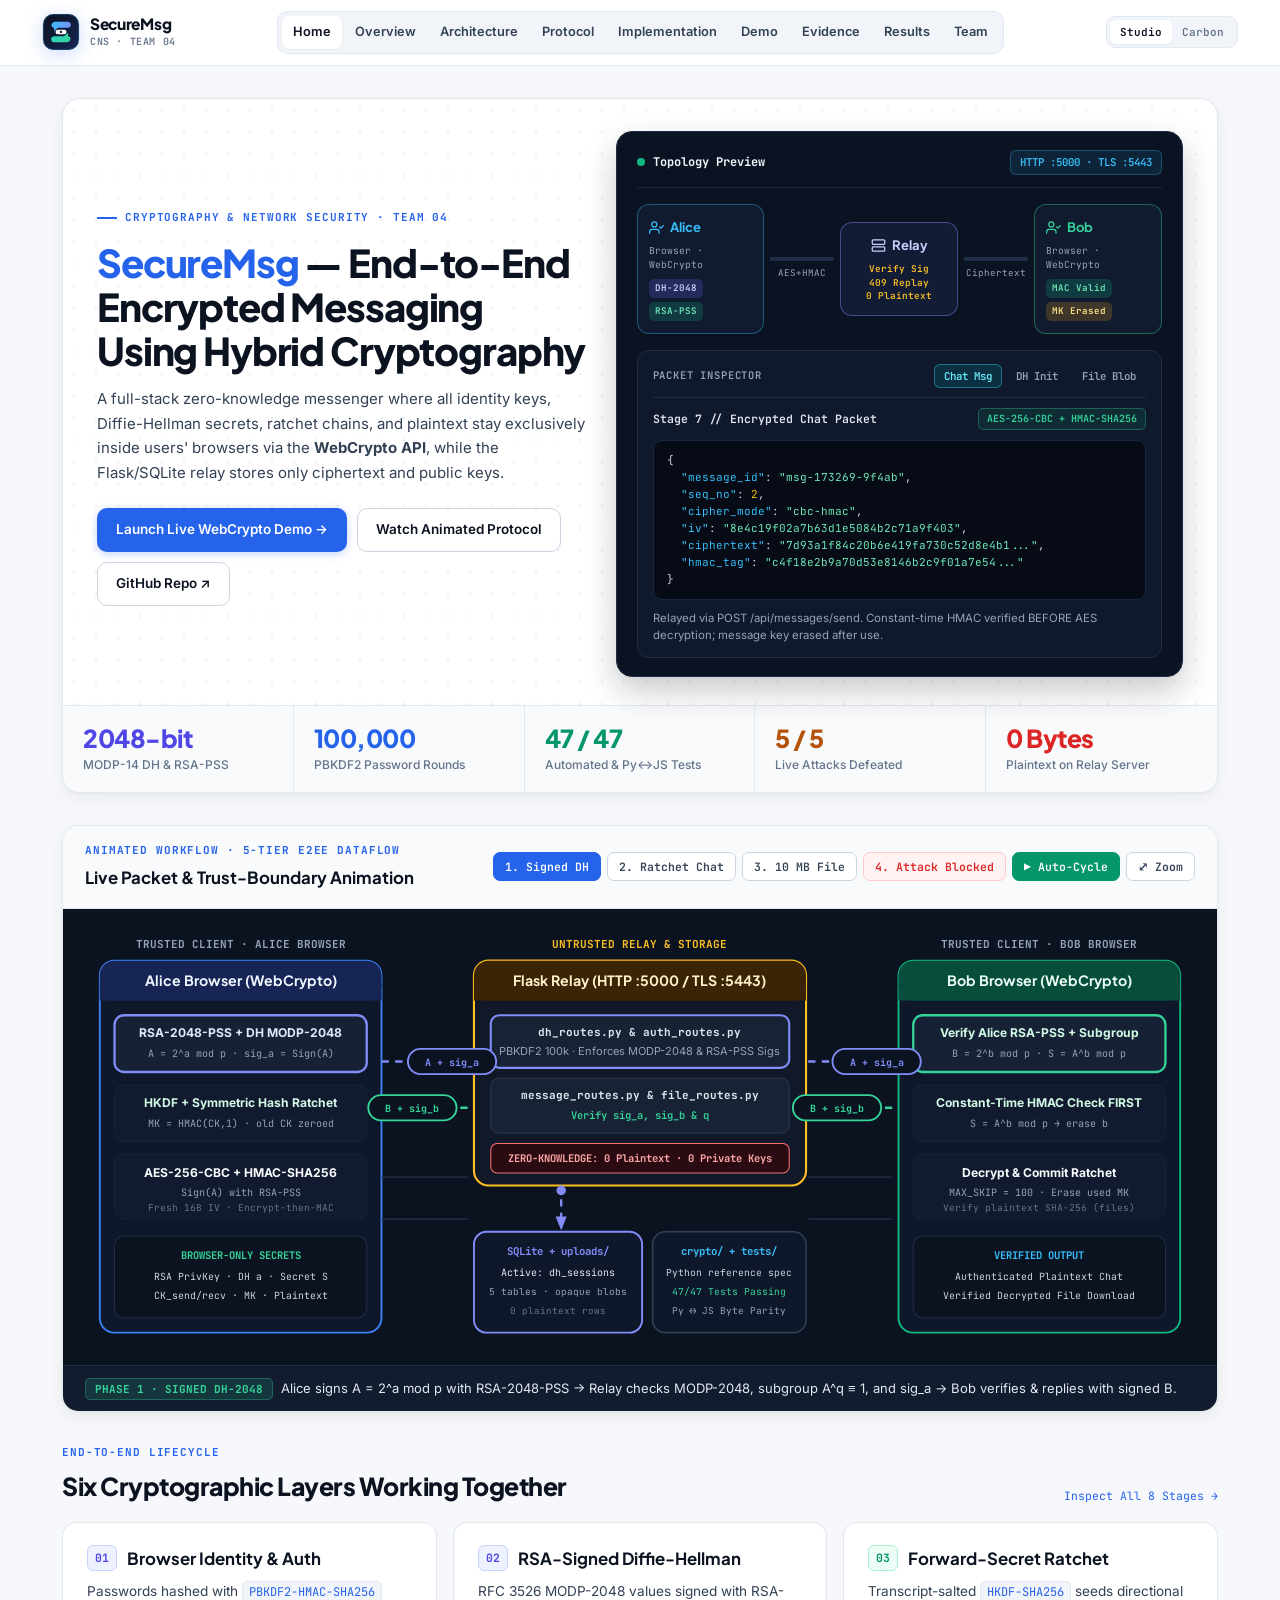
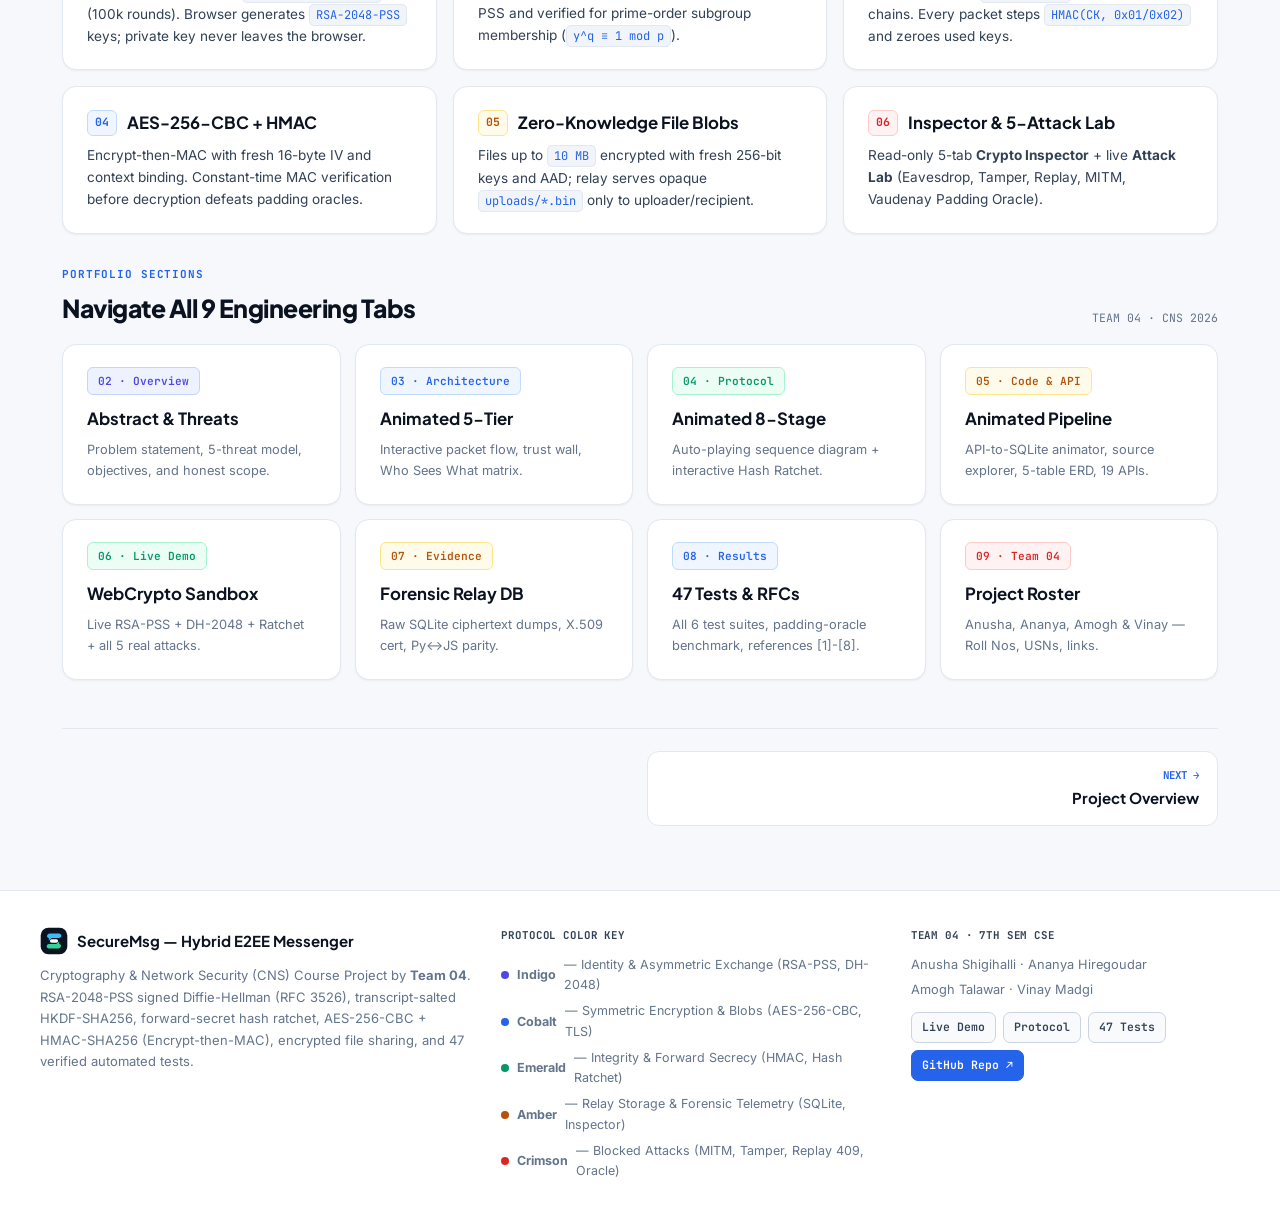
<file: docs/index.html>
<!DOCTYPE html>
<html lang="en" data-theme="studio">
<head>
  <meta charset="UTF-8" />
  <meta name="viewport" content="width=device-width, initial-scale=1.0" />
  <meta name="description" content="SecureMsg — End-to-End Encrypted Messaging System Using Hybrid Cryptography. Cryptography and Network Security (CNS) Team 04 Engineering Portfolio." />
  <title>SecureMsg — Hybrid Cryptography Portfolio</title>
  <link rel="icon" type="image/svg+xml" href="data:image/svg+xml,%3Csvg xmlns='http://www.w3.org/2000/svg' viewBox='0 0 40 40'%3E%3Crect width='40' height='40' rx='11' fill='%230B1320'/%3E%3Cpath d='M10 14.5C10 11.5 12.4 9.5 15.5 9.5H27.5C29.4 9.5 30.5 10.6 30.5 12.5C30.5 14.4 29.4 15.5 27.5 15.5H17.2L12.5 19.5V16.2C11 15.8 10 15.2 10 14.5Z' fill='%2338BDF8'/%3E%3Cpath d='M30 25.5C30 28.5 27.6 30.5 24.5 30.5H12.5C10.6 30.5 9.5 29.4 9.5 27.5C9.5 25.6 10.6 24.5 12.5 24.5H22.8L27.5 20.5V23.8C29 24.2 30 24.8 30 25.5Z' fill='%2334D399'/%3E%3Crect x='14.5' y='17.6' width='11' height='4.8' rx='2.4' fill='%23FFFFFF'/%3E%3C/svg%3E" />
  <link rel="preconnect" href="https://fonts.googleapis.com" />
  <link rel="preconnect" href="https://fonts.gstatic.com" crossorigin />
  <link href="https://fonts.googleapis.com/css2?family=Inter:wght@400;500;600;700&family=JetBrains+Mono:wght@400;500;600;700&family=Plus+Jakarta+Sans:wght@600;700;800&display=swap" rel="stylesheet" />
  <link rel="stylesheet" href="./styles.css" />
</head>
<body>
  <a href="#main-content" class="skip-link">Skip to main content</a>

  <!-- Sticky Architectural Header -->
  <header class="site-header">
    <div class="header-inner">
      <a href="#home" class="brand" data-nav="home">
        <span class="brand-mark" aria-hidden="true">
          <svg viewBox="0 0 40 40" fill="none" xmlns="http://www.w3.org/2000/svg">
            <defs>
              <linearGradient id="smBg" x1="2" y1="2" x2="38" y2="38" gradientUnits="userSpaceOnUse">
                <stop offset="0%" stop-color="#0B1320"/>
                <stop offset="100%" stop-color="#172554"/>
              </linearGradient>
              <linearGradient id="smTopBar" x1="10" y1="9" x2="31" y2="18" gradientUnits="userSpaceOnUse">
                <stop offset="0%" stop-color="#38BDF8"/>
                <stop offset="100%" stop-color="#818CF8"/>
              </linearGradient>
              <linearGradient id="smBotBar" x1="9" y1="22" x2="30" y2="31" gradientUnits="userSpaceOnUse">
                <stop offset="0%" stop-color="#2DD4BF"/>
                <stop offset="100%" stop-color="#34D399"/>
              </linearGradient>
            </defs>
            <rect x="1" y="1" width="38" height="38" rx="11" fill="url(#smBg)"/>
            <rect x="1.5" y="1.5" width="37" height="37" rx="10.5" stroke="#38BDF8" stroke-opacity="0.28" stroke-width="1"/>
            <!-- Original Interlocking Dual-Channel "S" Monogram -->
            <path d="M10 13.2C10 11 11.8 9.2 14 9.2H27.2C29 9.2 30.4 10.6 30.4 12.4C30.4 14.2 29 15.6 27.2 15.6H16.8L12.6 19.2V15.6C11.1 15.4 10 14.4 10 13.2Z" fill="url(#smTopBar)"/>
            <path d="M30 26.8C30 29 28.2 30.8 26 30.8H12.8C11 30.8 9.6 29.4 9.6 27.6C9.6 25.8 11 24.4 12.8 24.4H23.2L27.4 20.8V24.4C28.9 24.6 30 25.6 30 26.8Z" fill="url(#smBotBar)"/>
            <rect x="14.2" y="17.6" width="11.6" height="4.8" rx="2.4" fill="#FFFFFF"/>
            <circle cx="20" cy="20" r="1.2" fill="#0B1320"/>
          </svg>
        </span>
        <span class="brand-copy">
          <span class="brand-name">SecureMsg</span>
          <span class="brand-sub">CNS · TEAM 04</span>
        </span>
      </a>

      <!-- Exact 9 Navigation Tabs -->
      <nav class="nav-desktop" aria-label="Primary Navigation">
        <a href="#home" class="nav-link" data-nav="home">Home</a>
        <a href="#overview" class="nav-link" data-nav="overview">Overview</a>
        <a href="#architecture" class="nav-link" data-nav="architecture">Architecture</a>
        <a href="#protocol" class="nav-link" data-nav="protocol">Protocol</a>
        <a href="#implementation" class="nav-link" data-nav="implementation">Implementation</a>
        <a href="#demo" class="nav-link" data-nav="demo">Demo</a>
        <a href="#evidence" class="nav-link" data-nav="evidence">Evidence</a>
        <a href="#results" class="nav-link" data-nav="results">Results</a>
        <a href="#team" class="nav-link" data-nav="team">Team</a>
      </nav>

      <div class="header-actions">
        <div class="theme-switch" role="group" aria-label="Color theme">
          <button type="button" class="ts-btn" data-set-theme="studio" title="Studio Light">Studio</button>
          <button type="button" class="ts-btn" data-set-theme="carbon" title="Carbon Dark">Carbon</button>
        </div>
        <button id="mobile-toggle" class="mobile-btn" type="button" aria-label="Toggle navigation" aria-expanded="false">
          <svg viewBox="0 0 24 24" fill="none" stroke="currentColor" stroke-width="2.1" stroke-linecap="round">
            <line x1="4" y1="7" x2="20" y2="7"/>
            <line x1="4" y1="12" x2="20" y2="12"/>
            <line x1="4" y1="17" x2="20" y2="17"/>
          </svg>
        </button>
      </div>
    </div>

    <!-- Mobile Drawer -->
    <nav id="nav-mobile" class="nav-mobile" aria-label="Mobile Navigation" hidden>
      <a href="#home" class="mob-link" data-nav="home"><span>Home</span><span class="mob-path">01</span></a>
      <a href="#overview" class="mob-link" data-nav="overview"><span>Overview</span><span class="mob-path">02</span></a>
      <a href="#architecture" class="mob-link" data-nav="architecture"><span>Architecture</span><span class="mob-path">03</span></a>
      <a href="#protocol" class="mob-link" data-nav="protocol"><span>Protocol</span><span class="mob-path">04</span></a>
      <a href="#implementation" class="mob-link" data-nav="implementation"><span>Implementation</span><span class="mob-path">05</span></a>
      <a href="#demo" class="mob-link" data-nav="demo"><span>Demo</span><span class="mob-path">06</span></a>
      <a href="#evidence" class="mob-link" data-nav="evidence"><span>Evidence</span><span class="mob-path">07</span></a>
      <a href="#results" class="mob-link" data-nav="results"><span>Results</span><span class="mob-path">08</span></a>
      <a href="#team" class="mob-link" data-nav="team"><span>Team</span><span class="mob-path">09</span></a>
    </nav>
  </header>

  <!-- Main View -->
  <main id="main-content" class="main-wrap" tabindex="-1"></main>

  <!-- Zoomable Diagram Lightbox -->
  <div id="diagram-modal" class="modal" hidden role="dialog" aria-modal="true" aria-labelledby="modal-title">
    <div class="modal-backdrop" data-close-modal></div>
    <div class="modal-dialog">
      <div class="modal-head">
        <div>
          <span class="modal-kicker">INTERACTIVE DIAGRAM VIEWER</span>
          <h3 id="modal-title">Diagram</h3>
        </div>
        <div class="modal-controls">
          <button type="button" class="ctrl-btn" id="zoom-out" title="Zoom out">−</button>
          <span class="zoom-readout" id="zoom-readout">100%</span>
          <button type="button" class="ctrl-btn" id="zoom-in" title="Zoom in">+</button>
          <button type="button" class="ctrl-btn" id="zoom-reset" title="Reset zoom">Reset</button>
          <button type="button" class="ctrl-btn close" data-close-modal title="Close">✕</button>
        </div>
      </div>
      <div class="modal-body" id="modal-canvas"></div>
    </div>
  </div>

  <!-- Clean Editorial Footer -->
  <footer class="site-footer">
    <div class="footer-inner">
      <div class="footer-col">
        <div class="footer-brand">
          <span class="brand-mark sm" aria-hidden="true">
            <svg viewBox="0 0 40 40" fill="none" xmlns="http://www.w3.org/2000/svg">
              <rect x="1" y="1" width="38" height="38" rx="11" fill="#0B1320"/>
              <path d="M10 13.2C10 11 11.8 9.2 14 9.2H27.2C29 9.2 30.4 10.6 30.4 12.4C30.4 14.2 29 15.6 27.2 15.6H16.8L12.6 19.2V15.6C11.1 15.4 10 14.4 10 13.2Z" fill="#38BDF8"/>
              <path d="M30 26.8C30 29 28.2 30.8 26 30.8H12.8C11 30.8 9.6 29.4 9.6 27.6C9.6 25.8 11 24.4 12.8 24.4H23.2L27.4 20.8V24.4C28.9 24.6 30 25.6 30 26.8Z" fill="#34D399"/>
              <rect x="14.2" y="17.6" width="11.6" height="4.8" rx="2.4" fill="#FFFFFF"/>
            </svg>
          </span>
          <strong>SecureMsg — Hybrid E2EE Messenger</strong>
        </div>
        <p class="footer-desc">
          Cryptography &amp; Network Security (CNS) Course Project by <strong>Team 04</strong>.
          RSA-2048-PSS signed Diffie-Hellman (RFC 3526), transcript-salted HKDF-SHA256,
          forward-secret hash ratchet, AES-256-CBC + HMAC-SHA256 (Encrypt-then-MAC),
          encrypted file sharing, and 47 verified automated tests.
        </p>
      </div>

      <div class="footer-col">
        <div class="footer-head">PROTOCOL COLOR KEY</div>
        <ul class="legend-list">
          <li><span class="swatch indigo"></span><strong>Indigo</strong> — Identity &amp; Asymmetric Exchange (RSA-PSS, DH-2048)</li>
          <li><span class="swatch cobalt"></span><strong>Cobalt</strong> — Symmetric Encryption &amp; Blobs (AES-256-CBC, TLS)</li>
          <li><span class="swatch teal"></span><strong>Emerald</strong> — Integrity &amp; Forward Secrecy (HMAC, Hash Ratchet)</li>
          <li><span class="swatch amber"></span><strong>Amber</strong> — Relay Storage &amp; Forensic Telemetry (SQLite, Inspector)</li>
          <li><span class="swatch crimson"></span><strong>Crimson</strong> — Blocked Attacks (MITM, Tamper, Replay 409, Oracle)</li>
        </ul>
      </div>

      <div class="footer-col">
        <div class="footer-head">TEAM 04 · 7TH SEM CSE</div>
        <p class="footer-meta">Anusha Shigihalli · Ananya Hiregoudar</p>
        <p class="footer-meta">Amogh Talawar · Vinay Madgi</p>
        <div class="footer-links">
          <a href="#demo" data-nav="demo" class="f-link">Live Demo</a>
          <a href="#protocol" data-nav="protocol" class="f-link">Protocol</a>
          <a href="#results" data-nav="results" class="f-link">47 Tests</a>
          <a href="https://github.com/Vinay3579-code/Secure-Messaging-Application" target="_blank" rel="noopener" class="f-link primary">GitHub Repo ↗</a>
        </div>
      </div>
    </div>
  </footer>

  <script src="./diagrams.js"></script>
  <script src="./simulator.js"></script>
  <script src="./pages.js"></script>
  <script src="./app.js"></script>
</body>
</html>
</file>
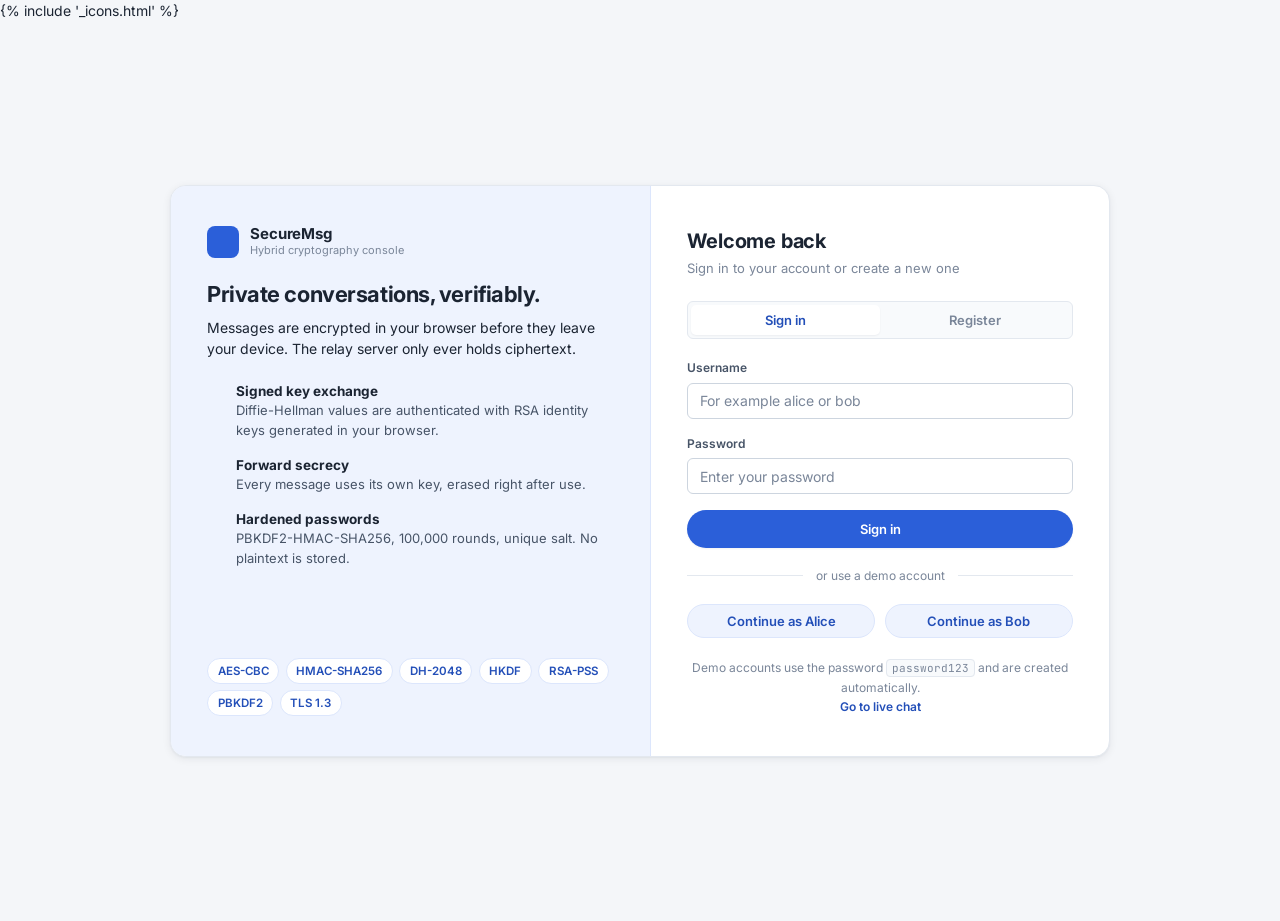
<file: templates/login.html>
<!DOCTYPE html>
<html lang="en">
<head>
    <meta charset="UTF-8">
    <meta name="viewport" content="width=device-width, initial-scale=1.0">
    <title>Sign in | SecureMsg Console</title>
    <meta name="description" content="Secure sign-in with PBKDF2-HMAC-SHA256 password hashing; identity keys are generated in your browser">
    <link rel="stylesheet" href="/static/css/style.css">
</head>
<body>
{% include '_icons.html' %}
<div class="auth-wrap">
    <div class="auth-card">

        <!-- Left: product summary -->
        <div class="auth-aside">
            <div class="nav-brand" style="padding:0; height:auto; border:0;">
                <div class="brand-mark"><svg class="ic"><use href="#i-shield"/></svg></div>
                <div><div class="brand-name">SecureMsg</div><div class="brand-sub">Hybrid cryptography console</div></div>
            </div>
            <div>
                <h2>Private conversations, verifiably.</h2>
                <p style="margin-top:.5rem;">Messages are encrypted in your browser before they leave your device. The relay server only ever holds ciphertext.</p>
            </div>
            <ul class="feature-list">
                <li><svg class="ic"><use href="#i-key"/></svg><span><strong>Signed key exchange</strong>Diffie-Hellman values are authenticated with RSA identity keys generated in your browser.</span></li>
                <li><svg class="ic"><use href="#i-layers"/></svg><span><strong>Forward secrecy</strong>Every message uses its own key, erased right after use.</span></li>
                <li><svg class="ic"><use href="#i-lock"/></svg><span><strong>Hardened passwords</strong>PBKDF2-HMAC-SHA256, 100,000 rounds, unique salt. No plaintext is stored.</span></li>
            </ul>
            <div class="tag-row">
                <span class="tag">AES-CBC</span><span class="tag">HMAC-SHA256</span><span class="tag">DH-2048</span>
                <span class="tag">HKDF</span><span class="tag">RSA-PSS</span><span class="tag">PBKDF2</span><span class="tag">TLS 1.3</span>
            </div>
        </div>

        <!-- Right: form -->
        <div class="auth-main">
            <h3 id="form-title">Welcome back</h3>
            <p class="subtitle">Sign in to your account or create a new one</p>

            <div class="tab-row">
                <button id="tab-login" class="tab-btn active" type="button" onclick="switchTab('login')">Sign in</button>
                <button id="tab-register" class="tab-btn" type="button" onclick="switchTab('register')">Register</button>
            </div>

            <form id="auth-form" onsubmit="handleAuth(event)">
                <div class="form-group">
                    <label class="form-label" for="username">Username</label>
                    <input type="text" id="username" class="form-input" placeholder="For example alice or bob" required autocomplete="username">
                </div>
                <div class="form-group">
                    <label class="form-label" for="password">Password</label>
                    <input type="password" id="password" class="form-input" placeholder="Enter your password" required autocomplete="current-password">
                </div>

                <div id="auth-status"></div>

                <button type="submit" id="submit-btn" class="btn btn-primary btn-block" style="padding:.62rem;">Sign in</button>
            </form>

            <div class="divider">or use a demo account</div>

            <div class="quick-login-row">
                <button class="btn btn-secondary" type="button" onclick="quickLogin('alice')">Continue as Alice</button>
                <button class="btn btn-secondary" type="button" onclick="quickLogin('bob')">Continue as Bob</button>
            </div>

            <p class="auth-note">
                Demo accounts use the password <code>password123</code> and are created automatically.<br>
                <a href="/chat" style="color:var(--brand-600); font-weight:600;">Go to live chat</a>
            </p>
        </div>
    </div>
</div>

<script src="/static/js/crypto_client.js"></script>
<script>
    let currentMode = 'login';

    function switchTab(mode) {
        currentMode = mode;
        const isLogin = mode === 'login';
        document.getElementById('form-title').innerText    = isLogin ? 'Welcome back' : 'Create your account';
        document.getElementById('submit-btn').innerText    = isLogin ? 'Sign in' : 'Create account';
        document.getElementById('tab-login').className     = 'tab-btn' + (isLogin ? ' active' : '');
        document.getElementById('tab-register').className  = 'tab-btn' + (!isLogin ? ' active' : '');
        hideStatus();
    }

    function showStatus(text, isError) {
        const st = document.getElementById('auth-status');
        st.style.display = 'block';
        st.className      = isError ? 'error' : 'success';
        st.innerText      = text;
    }

    function hideStatus() {
        const st = document.getElementById('auth-status');
        st.style.display = 'none';
        st.className = '';
    }

    async function handleAuth(e) {
        e.preventDefault();
        const username = document.getElementById('username').value.trim();
        const password = document.getElementById('password').value;
        const endpoint = currentMode === 'login' ? '/api/auth/login' : '/api/auth/register';
        const idleLabel = currentMode === 'login' ? 'Sign in' : 'Create account';

        document.getElementById('submit-btn').innerText = currentMode === 'login' ? 'Signing in…' : 'Creating account…';

        try {
            const resp = await fetch(endpoint, {
                method: 'POST',
                headers: { 'Content-Type': 'application/json' },
                body: JSON.stringify({ username, password })
            });
            const data = await resp.json();

            if (data.success) {
                // RSA identity key is generated in this browser; only the public key is sent to the server
                await SecureCryptoClient.ensureIdentity(data.username || username.toLowerCase(), password, data.public_identity_key);
                showStatus(data.message || 'Success. Redirecting…', false);
                setTimeout(() => { window.location.href = '/chat'; }, 700);
            } else {
                showStatus(data.error || 'Authentication failed', true);
                document.getElementById('submit-btn').innerText = idleLabel;
            }
        } catch (err) {
            showStatus(err.message || 'Network or server error', true);
            document.getElementById('submit-btn').innerText = idleLabel;
        }
    }

    async function quickLogin(user) {
        document.getElementById('username').value = user;
        document.getElementById('password').value = 'password123';
        showStatus('Signing in as ' + user + '…', false);

        try {
            const loginResp = await fetch('/api/auth/login', {
                method: 'POST',
                headers: { 'Content-Type': 'application/json' },
                body: JSON.stringify({ username: user, password: 'password123' })
            });
            let data = await loginResp.json();

            if (!data.success) {
                const regResp = await fetch('/api/auth/register', {
                    method: 'POST',
                    headers: { 'Content-Type': 'application/json' },
                    body: JSON.stringify({ username: user, password: 'password123' })
                });
                data = await regResp.json();
            }
            if (data.success) {
                await SecureCryptoClient.ensureIdentity(user, 'password123', data.public_identity_key);
                window.location.href = '/chat';
            } else {
                showStatus(data.error || 'Authentication failed', true);
            }
        } catch (err) {
            showStatus(err.message || 'Network or server error', true);
        }
    }
</script>
</body>
</html>
</file>
<file: docs/styles.css>
/* ==========================================================================
   SecureMsg CNS Portfolio — Bespoke Editorial Engineering Design System
   Zero neon blur orbs, zero rainbow text, crisp 1px hairlines & smooth motion
   Themes: Studio (Default Crisp Light) + Carbon (Refined Obsidian Dark)
   ========================================================================== */

:root,
[data-theme="studio"] {
  --bg: #F6F8FB;
  --bg-subtle: #EDF2F7;
  --surface: #FFFFFF;
  --surface-alt: #F8FAFC;
  --surface-inset: #F1F5F9;
  --border: #E2E8F0;
  --border-strong: #CBD5E1;

  --ink: #0B1220;
  --ink-2: #334155;
  --ink-3: #64748B;

  --cobalt: #2563EB;
  --cobalt-soft: #EFF6FF;
  --cobalt-border: #BFDBFE;

  --indigo: #4F46E5;
  --indigo-soft: #EEF2FF;
  --indigo-border: #C7D2FE;

  --teal: #059669;
  --teal-soft: #ECFDF5;
  --teal-border: #A7F3D0;

  --amber: #B45309;
  --amber-soft: #FFFBEB;
  --amber-border: #FDE68A;

  --crimson: #DC2626;
  --crimson-soft: #FEF2F2;
  --crimson-border: #FECACA;

  --stage-bg: #0B1320;
  --stage-surface: #111C2E;
  --stage-border: #1E2E47;
  --code-bg: #0D1524;
  --code-ink: #E2E8F0;

  --header-bg: rgba(255, 255, 255, 0.92);
  --shadow-sm: 0 1px 2px rgba(15, 23, 42, 0.05);
  --shadow-md: 0 6px 20px rgba(15, 23, 42, 0.06), 0 1px 3px rgba(15, 23, 42, 0.04);
  --hero-grid: radial-gradient(rgba(15, 23, 42, 0.08) 1px, transparent 1px);
}

[data-theme="carbon"] {
  --bg: #090D16;
  --bg-subtle: #0F1624;
  --surface: #111827;
  --surface-alt: #161F31;
  --surface-inset: #0B111E;
  --border: #1F2A3E;
  --border-strong: #32425E;

  --ink: #F8FAFC;
  --ink-2: #CBD5E1;
  --ink-3: #94A3B8;

  --cobalt: #60A5FA;
  --cobalt-soft: rgba(59, 130, 246, 0.14);
  --cobalt-border: rgba(96, 165, 250, 0.34);

  --indigo: #818CF8;
  --indigo-soft: rgba(99, 102, 241, 0.15);
  --indigo-border: rgba(129, 140, 248, 0.36);

  --teal: #34D399;
  --teal-soft: rgba(16, 185, 129, 0.14);
  --teal-border: rgba(52, 211, 153, 0.34);

  --amber: #FBBF24;
  --amber-soft: rgba(245, 158, 11, 0.14);
  --amber-border: rgba(251, 191, 36, 0.34);

  --crimson: #F87171;
  --crimson-soft: rgba(239, 68, 68, 0.14);
  --crimson-border: rgba(248, 113, 113, 0.34);

  --stage-bg: #060A12;
  --stage-surface: #0D1524;
  --stage-border: #1E2D45;
  --code-bg: #070B14;
  --code-ink: #E2E8F0;

  --header-bg: rgba(9, 13, 22, 0.9);
  --shadow-sm: 0 1px 3px rgba(0, 0, 0, 0.3);
  --shadow-md: 0 10px 28px rgba(0, 0, 0, 0.38);
  --hero-grid: radial-gradient(rgba(148, 163, 184, 0.14) 1px, transparent 1px);
}

* {
  box-sizing: border-box;
  margin: 0;
  padding: 0;
}

html {
  scroll-behavior: smooth;
}

body {
  font-family: 'Inter', -apple-system, BlinkMacSystemFont, 'Segoe UI', Roboto, sans-serif;
  background: var(--bg);
  color: var(--ink);
  line-height: 1.62;
  min-height: 100vh;
  display: flex;
  flex-direction: column;
  overflow-x: hidden;
  -webkit-font-smoothing: antialiased;
  transition: background 0.2s ease, color 0.2s ease;
}

.font-display {
  font-family: 'Plus Jakarta Sans', 'Inter', sans-serif;
}

.font-mono,
code,
pre {
  font-family: 'JetBrains Mono', ui-monospace, SFMono-Regular, Consolas, monospace;
}

.skip-link {
  position: absolute;
  left: -9999px;
  background: var(--cobalt);
  color: #FFFFFF;
  padding: 8px 14px;
  border-radius: 8px;
  font-weight: 600;
  z-index: 100;
}

.skip-link:focus {
  left: 12px;
  top: 12px;
}

/* ==================== HEADER ==================== */
.site-header {
  position: sticky;
  top: 0;
  z-index: 50;
  background: var(--header-bg);
  backdrop-filter: blur(12px);
  border-bottom: 1px solid var(--border);
}

.header-inner {
  max-width: 1240px;
  margin: 0 auto;
  padding: 11px 22px;
  display: flex;
  align-items: center;
  justify-content: space-between;
  gap: 14px;
}

.brand {
  display: flex;
  align-items: center;
  gap: 10px;
  text-decoration: none;
  color: var(--ink);
  flex-shrink: 0;
}

.brand-mark {
  width: 38px;
  height: 38px;
  border-radius: 11px;
  background: transparent;
  display: inline-flex;
  align-items: center;
  justify-content: center;
  filter: drop-shadow(0 4px 10px rgba(37, 99, 235, 0.24));
  transition: transform 0.16s ease, filter 0.16s ease;
}

.brand:hover .brand-mark {
  transform: translateY(-1px);
  filter: drop-shadow(0 6px 14px rgba(13, 148, 136, 0.3));
}

.brand-mark.sm {
  width: 28px;
  height: 28px;
  border-radius: 8px;
  filter: none;
}

.brand-mark svg,
.brand-mark.sm svg {
  width: 100%;
  height: 100%;
  display: block;
}

.brand-name {
  display: block;
  font-family: 'Plus Jakarta Sans', sans-serif;
  font-size: 15.5px;
  font-weight: 800;
  line-height: 1.1;
  letter-spacing: -0.02em;
}

.brand-sub {
  display: block;
  font-family: 'JetBrains Mono', monospace;
  font-size: 10px;
  font-weight: 600;
  color: var(--ink-3);
  letter-spacing: 0.06em;
  margin-top: 2px;
}

.nav-desktop {
  display: flex;
  align-items: center;
  gap: 2px;
  background: var(--surface-inset);
  padding: 4px;
  border-radius: 10px;
  border: 1px solid var(--border);
}

.nav-link {
  text-decoration: none;
  color: var(--ink-2);
  font-size: 12.8px;
  font-weight: 600;
  padding: 6px 11px;
  border-radius: 7px;
  transition: all 0.14s ease;
  white-space: nowrap;
}

.nav-link:hover {
  color: var(--ink);
}

.nav-link.active {
  background: var(--surface);
  color: var(--ink);
  box-shadow: var(--shadow-sm);
}

.header-actions {
  display: flex;
  align-items: center;
  gap: 8px;
  flex-shrink: 0;
}

.theme-switch {
  display: inline-flex;
  padding: 3px;
  border-radius: 9px;
  background: var(--surface-inset);
  border: 1px solid var(--border);
}

.ts-btn {
  border: none;
  background: transparent;
  color: var(--ink-3);
  font-family: 'JetBrains Mono', monospace;
  font-size: 11px;
  font-weight: 600;
  padding: 5px 10px;
  border-radius: 6px;
  cursor: pointer;
  transition: all 0.14s ease;
}

.ts-btn.active {
  background: var(--surface);
  color: var(--ink);
  box-shadow: var(--shadow-sm);
}

.mobile-btn {
  display: none;
  width: 36px;
  height: 36px;
  border-radius: 8px;
  background: var(--surface);
  color: var(--ink);
  border: 1px solid var(--border);
  align-items: center;
  justify-content: center;
  cursor: pointer;
}

.mobile-btn svg {
  width: 19px;
  height: 19px;
}

.nav-mobile {
  border-top: 1px solid var(--border);
  padding: 10px 18px 16px;
  display: grid;
  gap: 4px;
  background: var(--surface);
}

.nav-mobile[hidden] {
  display: none;
}

.mob-link {
  display: flex;
  justify-content: space-between;
  align-items: center;
  padding: 9px 13px;
  border-radius: 8px;
  text-decoration: none;
  color: var(--ink-2);
  font-size: 14px;
  font-weight: 600;
}

.mob-link.active {
  background: var(--cobalt-soft);
  color: var(--cobalt);
}

.mob-path {
  font-family: 'JetBrains Mono', monospace;
  font-size: 11px;
  color: var(--ink-3);
}

/* ==================== MAIN CONTAINER ==================== */
.main-wrap {
  flex: 1;
  max-width: 1200px;
  width: 100%;
  margin: 0 auto;
  padding: 32px 22px 64px;
  animation: pageIn 0.22s ease;
}

@keyframes pageIn {
  from {
    opacity: 0;
    transform: translateY(6px);
  }

  to {
    opacity: 1;
    transform: translateY(0);
  }
}

.stack-lg {
  display: flex;
  flex-direction: column;
  gap: 32px;
}

.stack-md {
  display: flex;
  flex-direction: column;
  gap: 18px;
}

.stack-sm {
  display: flex;
  flex-direction: column;
  gap: 12px;
}

.grid-2 {
  display: grid;
  grid-template-columns: repeat(2, minmax(0, 1fr));
  gap: 18px;
}

.grid-3 {
  display: grid;
  grid-template-columns: repeat(3, minmax(0, 1fr));
  gap: 16px;
}

.grid-4 {
  display: grid;
  grid-template-columns: repeat(4, minmax(0, 1fr));
  gap: 14px;
}

.grid-5 {
  display: grid;
  grid-template-columns: repeat(5, minmax(0, 1fr));
  gap: 14px;
}

.bento-2 {
  display: grid;
  grid-template-columns: 1.45fr 1fr;
  gap: 18px;
  align-items: stretch;
}

/* ==================== EDITORIAL HERO ==================== */
.hero-shell {
  background: var(--surface);
  border: 1px solid var(--border);
  border-radius: 18px;
  box-shadow: var(--shadow-md);
  overflow: hidden;
}

.hero-top {
  padding: 32px 34px 28px;
  background-image: var(--hero-grid);
  background-size: 22px 22px;
  position: relative;
}

.hero-split {
  display: grid;
  grid-template-columns: 1.02fr 1.18fr;
  gap: 28px;
  align-items: center;
}

.eyebrow {
  display: inline-flex;
  align-items: center;
  gap: 8px;
  font-family: 'JetBrains Mono', monospace;
  font-size: 11px;
  font-weight: 700;
  letter-spacing: 0.08em;
  text-transform: uppercase;
  color: var(--cobalt);
  margin-bottom: 14px;
}

.eyebrow-bar {
  width: 20px;
  height: 2px;
  background: currentColor;
  display: inline-block;
}

.eyebrow.indigo {
  color: var(--indigo);
}

.eyebrow.teal {
  color: var(--teal);
}

.eyebrow.amber {
  color: var(--amber);
}

.eyebrow.crimson {
  color: var(--crimson);
}

h1.display-title {
  font-family: 'Plus Jakarta Sans', sans-serif;
  font-size: clamp(1.75rem, 3vw, 2.55rem);
  font-weight: 800;
  line-height: 1.14;
  letter-spacing: -0.03em;
  color: var(--ink);
  margin-bottom: 14px;
}

h1.display-title .hl {
  color: var(--cobalt);
}

h1.display-title .hl-teal {
  color: var(--teal);
}

h1.display-title .hl-indigo {
  color: var(--indigo);
}

.lead {
  font-size: 15px;
  color: var(--ink-2);
  max-width: 60ch;
  line-height: 1.66;
}

/* Home Hero: Interactive Topology Preview + Packet Inspector */
.topo-widget {
  background: #0B1322;
  color: #F8FAFC;
  border: 1px solid #1E2E47;
  border-radius: 16px;
  padding: 18px 20px;
  display: flex;
  flex-direction: column;
  gap: 16px;
  box-shadow: 0 14px 32px rgba(9, 13, 22, 0.22);
}

.topo-head {
  display: flex;
  justify-content: space-between;
  align-items: center;
  flex-wrap: wrap;
  gap: 8px;
  padding-bottom: 12px;
  border-bottom: 1px solid rgba(148, 163, 184, 0.14);
}

.topo-title {
  display: inline-flex;
  align-items: center;
  gap: 8px;
  font-family: 'JetBrains Mono', monospace;
  font-size: 12px;
  font-weight: 700;
  color: #F1F5F9;
}

.live-dot {
  width: 8px;
  height: 8px;
  border-radius: 50%;
  background: #10B981;
  animation: pulseDot 1.8s infinite;
  flex-shrink: 0;
}

@keyframes pulseDot {

  0%,
  100% {
    box-shadow: 0 0 0 0 rgba(16, 185, 129, 0.55);
  }

  50% {
    box-shadow: 0 0 0 6px rgba(16, 185, 129, 0);
  }
}

.topo-port {
  font-family: 'JetBrains Mono', monospace;
  font-size: 10.8px;
  font-weight: 600;
  color: #38BDF8;
  background: rgba(56, 189, 248, 0.1);
  border: 1px solid rgba(56, 189, 248, 0.3);
  padding: 3px 9px;
  border-radius: 6px;
}

.topo-nodes {
  display: grid;
  grid-template-columns: 1fr 64px 0.92fr 64px 1fr;
  align-items: center;
  gap: 6px;
}

.topo-node {
  background: #101B30;
  border: 1px solid #223454;
  border-radius: 12px;
  padding: 12px 11px;
  display: flex;
  flex-direction: column;
  gap: 6px;
  min-width: 0;
}

.topo-node.alice {
  border-color: rgba(56, 189, 248, 0.38);
}

.topo-node.relay {
  border-color: rgba(129, 140, 248, 0.45);
  background: #131C35;
  align-items: center;
  text-align: center;
}

.topo-node.bob {
  border-color: rgba(52, 211, 153, 0.4);
}

.tn-head {
  display: flex;
  align-items: center;
  gap: 6px;
  font-family: 'Plus Jakarta Sans', sans-serif;
  font-size: 13px;
  font-weight: 700;
  color: #FFFFFF;
}

.tn-head svg {
  width: 15px;
  height: 15px;
  flex-shrink: 0;
}

.tn-sub {
  font-family: 'JetBrains Mono', monospace;
  font-size: 9.6px;
  color: #94A3B8;
  line-height: 1.4;
}

.tn-tags {
  display: flex;
  flex-wrap: wrap;
  gap: 4px;
  margin-top: 2px;
}

.tn-tag {
  font-family: 'JetBrains Mono', monospace;
  font-size: 9.2px;
  font-weight: 600;
  padding: 2px 6px;
  border-radius: 5px;
}

.tn-tag.indigo {
  color: #C7D2FE;
  background: rgba(99, 102, 241, 0.22);
}

.tn-tag.teal {
  color: #6EE7B7;
  background: rgba(16, 185, 129, 0.2);
}

.tn-tag.amber {
  color: #FDE68A;
  background: rgba(245, 158, 11, 0.2);
}

.tn-relay-meta {
  font-family: 'JetBrains Mono', monospace;
  font-size: 9.4px;
  font-weight: 600;
  color: #FBBF24;
  line-height: 1.45;
}

.topo-link {
  display: flex;
  flex-direction: column;
  align-items: center;
  gap: 5px;
}

.topo-track {
  width: 100%;
  height: 4px;
  border-radius: 999px;
  background: #1E2E47;
  position: relative;
  overflow: hidden;
}

.topo-pulse {
  position: absolute;
  top: 0;
  left: -45%;
  width: 48%;
  height: 100%;
  border-radius: 999px;
  background: linear-gradient(90deg, transparent, #38BDF8, #34D399, transparent);
  animation: slideFlow 1.7s linear infinite;
}

.topo-pulse.d2 {
  animation-delay: 0.65s;
}

@keyframes slideFlow {
  0% {
    left: -50%;
  }

  100% {
    left: 105%;
  }
}

.topo-link-lbl {
  font-family: 'JetBrains Mono', monospace;
  font-size: 9.2px;
  color: #94A3B8;
  white-space: nowrap;
}

/* Packet Inspector Sub-Panel inside Hero Widget */
.pkt-box {
  background: #0F192B;
  border: 1px solid #1E2E47;
  border-radius: 12px;
  padding: 13px 15px;
  display: flex;
  flex-direction: column;
  gap: 10px;
}

.pkt-top {
  display: flex;
  justify-content: space-between;
  align-items: center;
  flex-wrap: wrap;
  gap: 8px;
  padding-bottom: 9px;
  border-bottom: 1px solid rgba(148, 163, 184, 0.14);
}

.pkt-kicker {
  font-family: 'JetBrains Mono', monospace;
  font-size: 10.5px;
  font-weight: 600;
  letter-spacing: 0.08em;
  color: #94A3B8;
}

.pkt-tabs {
  display: flex;
  gap: 4px;
}

.pkt-tab {
  border: 1px solid transparent;
  background: transparent;
  color: #94A3B8;
  font-family: 'JetBrains Mono', monospace;
  font-size: 10.8px;
  font-weight: 600;
  padding: 4px 9px;
  border-radius: 6px;
  cursor: pointer;
  transition: all 0.14s ease;
}

.pkt-tab:hover {
  color: #E2E8F0;
}

.pkt-tab.active {
  color: #67E8F9;
  background: rgba(6, 182, 212, 0.14);
  border-color: rgba(34, 211, 238, 0.42);
}

.pkt-meta {
  display: flex;
  justify-content: space-between;
  align-items: center;
  flex-wrap: wrap;
  gap: 6px;
}

.pkt-stage {
  font-family: 'JetBrains Mono', monospace;
  font-size: 11.5px;
  font-weight: 600;
  color: #E2E8F0;
}

.pkt-cipher {
  font-family: 'JetBrains Mono', monospace;
  font-size: 10px;
  font-weight: 600;
  color: #34D399;
  background: rgba(16, 185, 129, 0.12);
  border: 1px solid rgba(52, 211, 153, 0.32);
  padding: 2px 8px;
  border-radius: 5px;
}

.pkt-pre {
  background: #060B15;
  border: 1px solid #1A2740;
  border-radius: 9px;
  padding: 11px 13px;
  font-family: 'JetBrains Mono', monospace;
  font-size: 11px;
  line-height: 1.55;
  color: #CBD5E1;
  overflow-x: auto;
  margin: 0;
}

.pkt-pre .jk {
  color: #38BDF8;
}

.pkt-pre .js {
  color: #6EE7B7;
}

.pkt-pre .jn {
  color: #FBBF24;
}

.pkt-foot {
  font-size: 11.4px;
  color: #94A3B8;
  line-height: 1.45;
}

@media (max-width: 620px) {
  .topo-nodes {
    grid-template-columns: 1fr;
    gap: 10px;
  }

  .topo-link {
    flex-direction: row;
    justify-content: center;
  }

  .topo-track {
    width: 80px;
  }
}

/* Hairline Metric Ribbon (Attached to Hero Bottom) */
.metric-ribbon {
  display: grid;
  grid-template-columns: repeat(5, minmax(0, 1fr));
  border-top: 1px solid var(--border);
  background: var(--surface-alt);
}

.mr-cell {
  padding: 18px 20px;
  border-right: 1px solid var(--border);
}

.mr-cell:last-child {
  border-right: none;
}

.mr-val {
  font-family: 'Plus Jakarta Sans', sans-serif;
  font-size: 1.55rem;
  font-weight: 800;
  letter-spacing: -0.02em;
  line-height: 1.15;
}

.mr-val.indigo {
  color: var(--indigo);
}

.mr-val.cobalt {
  color: var(--cobalt);
}

.mr-val.teal {
  color: var(--teal);
}

.mr-val.amber {
  color: var(--amber);
}

.mr-val.crimson {
  color: var(--crimson);
}

.mr-label {
  font-size: 12px;
  color: var(--ink-3);
  font-weight: 500;
  margin-top: 3px;
}

/* ==================== BUTTONS & BADGES ==================== */
.btn-row {
  display: flex;
  flex-wrap: wrap;
  gap: 10px;
  margin-top: 22px;
}

.btn {
  display: inline-flex;
  align-items: center;
  gap: 8px;
  text-decoration: none;
  cursor: pointer;
  font-size: 13.5px;
  font-weight: 600;
  padding: 10px 18px;
  border-radius: 10px;
  border: 1px solid transparent;
  transition: all 0.15s ease;
}

.btn-primary {
  background: var(--cobalt);
  color: #FFFFFF;
  box-shadow: 0 2px 8px rgba(37, 99, 235, 0.28);
}

.btn-primary:hover {
  filter: brightness(1.08);
  transform: translateY(-1px);
}

.btn-dark {
  background: var(--ink);
  color: var(--bg);
}

.btn-dark:hover {
  opacity: 0.9;
  transform: translateY(-1px);
}

.btn-secondary {
  background: var(--surface);
  color: var(--ink);
  border-color: var(--border-strong);
}

.btn-secondary:hover {
  border-color: var(--cobalt);
  color: var(--cobalt);
}

.btn-danger {
  background: var(--crimson);
  color: #FFFFFF;
}

.btn-danger:hover {
  filter: brightness(1.08);
}

.btn-sm {
  padding: 6px 12px;
  font-size: 12.2px;
  border-radius: 8px;
}

.btn:disabled {
  opacity: 0.45;
  cursor: not-allowed;
  transform: none;
}

.pills {
  display: flex;
  flex-wrap: wrap;
  gap: 7px;
}

.pill {
  display: inline-flex;
  align-items: center;
  gap: 5px;
  font-family: 'JetBrains Mono', monospace;
  font-size: 11.2px;
  font-weight: 600;
  padding: 4px 10px;
  border-radius: 6px;
  border: 1px solid var(--border);
  background: var(--surface-alt);
  color: var(--ink-2);
}

.pill.cobalt {
  color: var(--cobalt);
  background: var(--cobalt-soft);
  border-color: var(--cobalt-border);
}

.pill.indigo {
  color: var(--indigo);
  background: var(--indigo-soft);
  border-color: var(--indigo-border);
}

.pill.teal {
  color: var(--teal);
  background: var(--teal-soft);
  border-color: var(--teal-border);
}

.pill.amber {
  color: var(--amber);
  background: var(--amber-soft);
  border-color: var(--amber-border);
}

.pill.crimson {
  color: var(--crimson);
  background: var(--crimson-soft);
  border-color: var(--crimson-border);
}

/* ==================== SECTIONS & CARDS ==================== */
.sec-head {
  display: flex;
  justify-content: space-between;
  align-items: flex-end;
  flex-wrap: wrap;
  gap: 10px;
  margin-bottom: 16px;
}

.sec-kicker {
  font-family: 'JetBrains Mono', monospace;
  font-size: 11px;
  font-weight: 700;
  text-transform: uppercase;
  letter-spacing: 0.08em;
  color: var(--cobalt);
  margin-bottom: 4px;
}

.sec-kicker.teal {
  color: var(--teal);
}

.sec-kicker.indigo {
  color: var(--indigo);
}

.sec-kicker.amber {
  color: var(--amber);
}

.sec-kicker.crimson {
  color: var(--crimson);
}

.sec-title {
  font-family: 'Plus Jakarta Sans', sans-serif;
  font-size: clamp(1.25rem, 2.2vw, 1.55rem);
  font-weight: 800;
  letter-spacing: -0.02em;
  color: var(--ink);
}

.sec-meta {
  font-family: 'JetBrains Mono', monospace;
  font-size: 11.5px;
  color: var(--ink-3);
}

.card {
  background: var(--surface);
  border: 1px solid var(--border);
  border-radius: 14px;
  padding: 22px 24px;
  box-shadow: var(--shadow-sm);
  transition: border-color 0.16s ease, box-shadow 0.16s ease, transform 0.16s ease;
}

.card.hover:hover {
  border-color: var(--border-strong);
  box-shadow: var(--shadow-md);
  transform: translateY(-2px);
}

.card.left-cobalt {
  border-left: 3.5px solid var(--cobalt);
}

.card.left-indigo {
  border-left: 3.5px solid var(--indigo);
}

.card.left-teal {
  border-left: 3.5px solid var(--teal);
}

.card.left-amber {
  border-left: 3.5px solid var(--amber);
}

.card.left-crimson {
  border-left: 3.5px solid var(--crimson);
}

.card.dark-panel {
  background: var(--stage-bg);
  color: #F8FAFC;
  border-color: var(--stage-border);
}

.card.dark-panel p,
.card.dark-panel li {
  color: #CBD5E1;
}

.card-title {
  font-family: 'Plus Jakarta Sans', sans-serif;
  font-size: 1.05rem;
  font-weight: 700;
  color: var(--ink);
  margin-bottom: 8px;
  display: flex;
  align-items: center;
  gap: 10px;
}

.card.dark-panel .card-title {
  color: #FFFFFF;
}

.num-chip {
  font-family: 'JetBrains Mono', monospace;
  font-size: 11.5px;
  font-weight: 700;
  min-width: 28px;
  height: 26px;
  padding: 0 7px;
  border-radius: 6px;
  display: inline-flex;
  align-items: center;
  justify-content: center;
  flex-shrink: 0;
  background: var(--cobalt-soft);
  color: var(--cobalt);
  border: 1px solid var(--cobalt-border);
}

.num-chip.indigo {
  background: var(--indigo-soft);
  color: var(--indigo);
  border-color: var(--indigo-border);
}

.num-chip.teal {
  background: var(--teal-soft);
  color: var(--teal);
  border-color: var(--teal-border);
}

.num-chip.amber {
  background: var(--amber-soft);
  color: var(--amber);
  border-color: var(--amber-border);
}

.num-chip.crimson {
  background: var(--crimson-soft);
  color: var(--crimson);
  border-color: var(--crimson-border);
}

/* ==================== ANIMATED DIAGRAM STAGE ==================== */
.stage-card {
  background: var(--surface);
  border: 1px solid var(--border);
  border-radius: 16px;
  overflow: hidden;
  box-shadow: var(--shadow-md);
}

.stage-header {
  display: flex;
  justify-content: space-between;
  align-items: center;
  flex-wrap: wrap;
  gap: 12px;
  padding: 16px 22px;
  background: var(--surface-alt);
  border-bottom: 1px solid var(--border);
}

.stage-controls {
  display: flex;
  flex-wrap: wrap;
  align-items: center;
  gap: 6px;
}

.stage-btn {
  border: 1px solid var(--border-strong);
  background: var(--surface);
  color: var(--ink-2);
  font-family: 'JetBrains Mono', monospace;
  font-size: 11.5px;
  font-weight: 600;
  padding: 6px 11px;
  border-radius: 7px;
  cursor: pointer;
  transition: all 0.14s ease;
}

.stage-btn:hover {
  border-color: var(--cobalt);
  color: var(--cobalt);
}

.stage-btn.active {
  background: var(--cobalt);
  color: #FFFFFF;
  border-color: var(--cobalt);
}

.stage-btn.play {
  background: var(--teal);
  color: #FFFFFF;
  border-color: var(--teal);
}

.stage-btn.danger {
  background: var(--crimson-soft);
  color: var(--crimson);
  border-color: var(--crimson-border);
}

.stage-canvas {
  background: var(--stage-bg);
  padding: 18px 20px;
  overflow-x: auto;
  position: relative;
}

.stage-canvas svg {
  width: 100%;
  min-width: 720px;
  height: auto;
  display: block;
}

.stage-ticker {
  padding: 12px 22px;
  background: var(--stage-surface);
  border-top: 1px solid var(--stage-border);
  display: flex;
  justify-content: space-between;
  align-items: center;
  flex-wrap: wrap;
  gap: 10px;
  color: #E2E8F0;
  font-size: 13px;
}

.ticker-badge {
  font-family: 'JetBrains Mono', monospace;
  font-size: 11px;
  font-weight: 700;
  color: #34D399;
  background: rgba(52, 211, 153, 0.14);
  border: 1px solid rgba(52, 211, 153, 0.3);
  padding: 3px 9px;
  border-radius: 5px;
  margin-right: 8px;
}

.ticker-badge.warn {
  color: #FBBF24;
  background: rgba(251, 191, 36, 0.14);
  border-color: rgba(251, 191, 36, 0.3);
}

.ticker-badge.err {
  color: #F87171;
  background: rgba(248, 113, 113, 0.15);
  border-color: rgba(248, 113, 113, 0.35);
}

/* SVG Workflow Animations */
.wire-flow {
  stroke-dasharray: 7 6;
  animation: dashMove 1.1s linear infinite;
}

.wire-flow-slow {
  stroke-dasharray: 8 6;
  animation: dashMove 1.8s linear infinite;
}

.wire-flow-rev {
  stroke-dasharray: 7 6;
  animation: dashMoveRev 1.1s linear infinite;
}

@keyframes dashMove {
  from {
    stroke-dashoffset: 26;
  }

  to {
    stroke-dashoffset: 0;
  }
}

@keyframes dashMoveRev {
  from {
    stroke-dashoffset: 0;
  }

  to {
    stroke-dashoffset: 26;
  }
}

.node-dim {
  opacity: 0.34;
  transition: opacity 0.25s ease;
}

.node-active {
  opacity: 1;
  transition: opacity 0.25s ease;
}

.pulse-ring {
  animation: ringPulse 1.6s ease-out infinite;
  transform-box: fill-box;
  transform-origin: center;
}

@keyframes ringPulse {
  0% {
    opacity: 0.85;
    stroke-width: 2.5;
  }

  50% {
    opacity: 1;
    stroke-width: 4;
  }

  100% {
    opacity: 0.85;
    stroke-width: 2.5;
  }
}

/* ==================== TABLES & CODE ==================== */
.table-wrap {
  overflow-x: auto;
  border: 1px solid var(--border);
  border-radius: 14px;
  background: var(--surface);
  box-shadow: var(--shadow-sm);
}

table {
  width: 100%;
  border-collapse: collapse;
  min-width: 620px;
}

thead th {
  text-align: left;
  font-family: 'JetBrains Mono', monospace;
  font-size: 11px;
  font-weight: 700;
  text-transform: uppercase;
  letter-spacing: 0.06em;
  color: var(--ink-3);
  background: var(--surface-alt);
  padding: 13px 16px;
  border-bottom: 1px solid var(--border);
}

tbody td {
  padding: 12px 16px;
  font-size: 13.5px;
  color: var(--ink-2);
  border-bottom: 1px solid var(--border);
  vertical-align: top;
}

tbody tr:last-child td {
  border-bottom: none;
}

tbody tr:hover td {
  background: var(--surface-alt);
}

td strong {
  color: var(--ink);
}

p code,
li code,
td code {
  font-size: 12px;
  padding: 2px 6px;
  border-radius: 5px;
  background: var(--surface-inset);
  border: 1px solid var(--border);
  color: var(--cobalt);
}

pre.code-block {
  background: var(--code-bg);
  color: var(--code-ink);
  border: 1px solid var(--stage-border);
  border-radius: 10px;
  padding: 15px 18px;
  font-size: 12.1px;
  line-height: 1.65;
  overflow-x: auto;
}

/* Lists */
ul.clean {
  list-style: none;
  display: flex;
  flex-direction: column;
  gap: 9px;
}

ul.clean li {
  position: relative;
  padding-left: 16px;
  font-size: 13.8px;
  color: var(--ink-2);
}

ul.clean li::before {
  content: "";
  position: absolute;
  left: 0;
  top: 9px;
  width: 6px;
  height: 6px;
  border-radius: 50%;
  background: var(--cobalt);
}

ul.clean.teal li::before {
  background: var(--teal);
}

ul.clean.indigo li::before {
  background: var(--indigo);
}

ul.clean.amber li::before {
  background: var(--amber);
}

ul.clean.crimson li::before {
  background: var(--crimson);
}

ul.clean li strong {
  color: var(--ink);
}

/* Segmented Tabs */
.seg-tabs {
  display: flex;
  flex-wrap: wrap;
  gap: 6px;
  margin-bottom: 14px;
}

.seg-btn {
  background: var(--surface);
  color: var(--ink-2);
  border: 1px solid var(--border-strong);
  padding: 7px 13px;
  border-radius: 8px;
  font-size: 12.8px;
  font-weight: 600;
  cursor: pointer;
  transition: all 0.14s ease;
}

.seg-btn:hover {
  border-color: var(--cobalt);
  color: var(--cobalt);
}

.seg-btn.active {
  background: var(--ink);
  color: var(--bg);
  border-color: var(--ink);
}

[data-theme="carbon"] .seg-btn.active {
  background: var(--cobalt);
  color: #090D16;
  border-color: var(--cobalt);
}

/* Protocol Stepper */
.stepper-layout {
  display: grid;
  grid-template-columns: 310px 1fr;
  gap: 18px;
  align-items: start;
}

.step-list {
  display: flex;
  flex-direction: column;
  gap: 6px;
}

.step-btn {
  display: flex;
  align-items: center;
  gap: 11px;
  text-align: left;
  background: var(--surface);
  border: 1px solid var(--border);
  border-radius: 10px;
  padding: 10px 13px;
  cursor: pointer;
  color: var(--ink-2);
  transition: all 0.14s ease;
}

.step-btn:hover {
  border-color: var(--border-strong);
  color: var(--ink);
}

.step-btn.active {
  background: var(--cobalt-soft);
  border-color: var(--cobalt);
  color: var(--ink);
}

.step-num {
  width: 26px;
  height: 26px;
  border-radius: 7px;
  font-family: 'JetBrains Mono', monospace;
  font-size: 11.5px;
  font-weight: 700;
  display: inline-flex;
  align-items: center;
  justify-content: center;
  flex-shrink: 0;
  background: var(--surface-inset);
  color: var(--ink-3);
}

.step-btn.active .step-num {
  background: var(--cobalt);
  color: #FFFFFF;
}

.step-btn strong {
  display: block;
  font-size: 13.2px;
  line-height: 1.25;
}

.step-btn small {
  display: block;
  font-size: 11.2px;
  color: var(--ink-3);
  margin-top: 1px;
}

/* Live Demo Simulator */
.sim-grid {
  display: grid;
  grid-template-columns: 1fr 0.92fr 1fr;
  gap: 14px;
}

.sim-pane {
  background: var(--surface-alt);
  border: 1px solid var(--border);
  border-radius: 12px;
  padding: 16px;
  display: flex;
  flex-direction: column;
  gap: 10px;
}

.sim-pane.relay {
  background: var(--stage-bg);
  border-color: var(--stage-border);
  color: #E2E8F0;
}

.sim-input {
  width: 100%;
  background: var(--surface);
  color: var(--ink);
  border: 1px solid var(--border-strong);
  border-radius: 9px;
  padding: 10px 13px;
  font-size: 13.8px;
  font-family: inherit;
}

.sim-input:focus {
  outline: none;
  border-color: var(--cobalt);
}

.sim-log {
  background: var(--code-bg);
  color: #CBD5E1;
  border: 1px solid var(--stage-border);
  border-radius: 9px;
  padding: 12px;
  font-family: 'JetBrains Mono', monospace;
  font-size: 11.6px;
  line-height: 1.62;
  max-height: 290px;
  overflow-y: auto;
  white-space: pre-wrap;
  word-break: break-word;
}

.toggle-label {
  display: inline-flex;
  align-items: center;
  gap: 8px;
  font-size: 13px;
  font-weight: 600;
  color: var(--ink-2);
  cursor: pointer;
}

/* Progress Bar */
.bar-track {
  height: 6px;
  border-radius: 999px;
  background: var(--surface-inset);
  overflow: hidden;
  margin-top: 10px;
}

.bar-fill {
  height: 100%;
  border-radius: 999px;
  background: var(--cobalt);
}

.bar-fill.teal {
  background: var(--teal);
}

.bar-fill.indigo {
  background: var(--indigo);
}

.bar-fill.amber {
  background: var(--amber);
}

.bar-fill.crimson {
  background: var(--crimson);
}

/* Team Credential Cards */
.member-card {
  background: var(--surface);
  border: 1px solid var(--border);
  border-radius: 14px;
  overflow: hidden;
  box-shadow: var(--shadow-sm);
  transition: border-color 0.16s ease, transform 0.16s ease;
}

.member-card:hover {
  border-color: var(--cobalt);
  transform: translateY(-2px);
}

.member-bar {
  display: flex;
  justify-content: space-between;
  align-items: center;
  padding: 9px 18px;
  background: var(--surface-alt);
  border-bottom: 1px solid var(--border);
  font-family: 'JetBrains Mono', monospace;
  font-size: 11px;
  font-weight: 600;
  color: var(--ink-3);
}

.member-body {
  padding: 22px 20px;
  display: flex;
  align-items: center;
  gap: 18px;
}

.member-photo-wrap {
  width: 84px;
  height: 84px;
  border-radius: 14px;
  overflow: hidden;
  flex-shrink: 0;
  border: 1.5px solid var(--border-strong);
  background: var(--surface-alt);
  box-shadow: var(--shadow-sm);
  transition: border-color 0.16s ease;
}

.member-card:hover .member-photo-wrap {
  border-color: var(--cobalt);
}

.member-photo {
  width: 100%;
  height: 100%;
  object-fit: cover;
  display: block;
  transition: transform 0.25s ease;
}

.member-card:hover .member-photo {
  transform: scale(1.04);
}

.member-info {
  min-width: 0;
}

.member-name {
  font-size: 1.2rem;
  line-height: 1.25;
  color: var(--ink);
}

.member-dept {
  font-size: 12.8px;
  color: var(--ink-3);
  margin-top: 4px;
}

.avatar {
  width: 48px;
  height: 48px;
  border-radius: 11px;
  background: var(--stage-bg);
  color: #34D399;
  border: 1.5px solid var(--teal);
  font-family: 'JetBrains Mono', monospace;
  font-size: 15px;
  font-weight: 700;
  display: grid;
  place-items: center;
  flex-shrink: 0;
}

.member-photo-fallback {
  display: none;
  width: 100%;
  height: 100%;
  border: none;
  border-radius: 0;
  font-size: 20px;
}

@media (max-width: 520px) {
  .member-photo-wrap {
    width: 72px;
    height: 72px;
  }
}

.member-data {
  display: grid;
  grid-template-columns: 0.85fr 1.15fr;
  border-top: 1px solid var(--border);
  background: var(--surface-alt);
}

.md-cell {
  padding: 11px 18px;
}

.md-cell:first-child {
  border-right: 1px solid var(--border);
}

.md-cell small {
  display: block;
  font-family: 'JetBrains Mono', monospace;
  font-size: 10px;
  text-transform: uppercase;
  letter-spacing: 0.06em;
  color: var(--ink-3);
}

.md-cell strong {
  font-family: 'JetBrains Mono', monospace;
  font-size: 13.5px;
  color: var(--ink);
}

/* Prev / Next Pager */
.pager {
  display: grid;
  grid-template-columns: repeat(2, minmax(0, 1fr));
  gap: 14px;
  margin-top: 16px;
  padding-top: 22px;
  border-top: 1px solid var(--border);
}

.pager-card {
  background: var(--surface);
  border: 1px solid var(--border);
  border-radius: 12px;
  padding: 15px 18px;
  text-decoration: none;
  color: inherit;
  display: flex;
  flex-direction: column;
  gap: 2px;
  transition: all 0.14s ease;
}

.pager-card:hover {
  border-color: var(--cobalt);
  transform: translateY(-1px);
}

.pager-card.next {
  text-align: right;
  align-items: flex-end;
}

.pager-dir {
  font-family: 'JetBrains Mono', monospace;
  font-size: 10.8px;
  color: var(--cobalt);
  text-transform: uppercase;
  font-weight: 700;
}

.pager-title {
  font-family: 'Plus Jakarta Sans', sans-serif;
  font-size: 15px;
  font-weight: 700;
}

/* Lightbox Modal */
.modal {
  position: fixed;
  inset: 0;
  z-index: 100;
  display: grid;
  place-items: center;
  padding: 20px;
}

.modal[hidden] {
  display: none;
}

.modal-backdrop {
  position: absolute;
  inset: 0;
  background: rgba(9, 13, 22, 0.78);
  backdrop-filter: blur(4px);
}

.modal-dialog {
  position: relative;
  z-index: 1;
  width: min(1160px, 96vw);
  max-height: 90vh;
  background: var(--surface);
  border: 1px solid var(--border-strong);
  border-radius: 16px;
  display: flex;
  flex-direction: column;
  overflow: hidden;
  box-shadow: 0 24px 60px rgba(0, 0, 0, 0.45);
}

.modal-head {
  display: flex;
  justify-content: space-between;
  align-items: center;
  flex-wrap: wrap;
  gap: 10px;
  padding: 14px 20px;
  border-bottom: 1px solid var(--border);
  background: var(--surface-alt);
}

.modal-kicker {
  display: block;
  font-family: 'JetBrains Mono', monospace;
  font-size: 10.5px;
  color: var(--cobalt);
  letter-spacing: 0.08em;
}

.modal-controls {
  display: flex;
  align-items: center;
  gap: 6px;
}

.ctrl-btn {
  background: var(--surface);
  color: var(--ink);
  border: 1px solid var(--border-strong);
  border-radius: 7px;
  padding: 5px 10px;
  font-family: 'JetBrains Mono', monospace;
  font-size: 12px;
  font-weight: 600;
  cursor: pointer;
}

.ctrl-btn:hover {
  border-color: var(--cobalt);
  color: var(--cobalt);
}

.ctrl-btn.close {
  color: var(--crimson);
}

.zoom-readout {
  font-family: 'JetBrains Mono', monospace;
  font-size: 12px;
  min-width: 44px;
  text-align: center;
}

.modal-body {
  padding: 20px;
  overflow: auto;
  background: var(--stage-bg);
  flex: 1;
}

.modal-body svg {
  transform-origin: top left;
  transition: transform 0.15s ease;
}

/* Footer */
.site-footer {
  border-top: 1px solid var(--border);
  background: var(--surface);
  padding: 36px 22px;
}

.footer-inner {
  max-width: 1200px;
  margin: 0 auto;
  display: grid;
  grid-template-columns: 1.25fr 1.1fr 0.95fr;
  gap: 28px;
}

.footer-brand {
  display: flex;
  align-items: center;
  gap: 9px;
  font-family: 'Plus Jakarta Sans', sans-serif;
  font-size: 15px;
  margin-bottom: 10px;
}

.footer-desc {
  font-size: 13px;
  color: var(--ink-3);
  line-height: 1.65;
}

.footer-head {
  font-family: 'JetBrains Mono', monospace;
  font-size: 10.8px;
  font-weight: 700;
  letter-spacing: 0.08em;
  color: var(--ink-2);
  margin-bottom: 10px;
}

.legend-list {
  list-style: none;
  display: flex;
  flex-direction: column;
  gap: 6px;
  font-size: 12.5px;
  color: var(--ink-3);
}

.legend-list li {
  display: flex;
  align-items: center;
  gap: 8px;
}

.swatch {
  width: 8px;
  height: 8px;
  border-radius: 50%;
  flex-shrink: 0;
}

.swatch.indigo {
  background: var(--indigo);
}

.swatch.cobalt {
  background: var(--cobalt);
}

.swatch.teal {
  background: var(--teal);
}

.swatch.amber {
  background: var(--amber);
}

.swatch.crimson {
  background: var(--crimson);
}

.footer-meta {
  font-size: 12.8px;
  color: var(--ink-3);
  margin-bottom: 4px;
}

.footer-links {
  display: flex;
  flex-wrap: wrap;
  gap: 7px;
  margin-top: 12px;
}

.f-link {
  font-family: 'JetBrains Mono', monospace;
  font-size: 11.5px;
  font-weight: 600;
  padding: 5px 10px;
  border-radius: 7px;
  text-decoration: none;
  border: 1px solid var(--border-strong);
  color: var(--ink-2);
  background: var(--surface-alt);
}

.f-link:hover {
  border-color: var(--cobalt);
  color: var(--cobalt);
}

.f-link.primary {
  background: var(--cobalt);
  color: #FFFFFF;
  border-color: var(--cobalt);
}

/* Responsive */
@media (max-width: 1060px) {
  .nav-desktop {
    display: none;
  }

  .mobile-btn {
    display: inline-flex;
  }

  .hero-split,
  .bento-2,
  .sim-grid,
  .stepper-layout {
    grid-template-columns: 1fr;
  }

  .metric-ribbon {
    grid-template-columns: repeat(3, minmax(0, 1fr));
  }

  .grid-5 {
    grid-template-columns: repeat(3, minmax(0, 1fr));
  }

  .grid-4 {
    grid-template-columns: repeat(2, minmax(0, 1fr));
  }
}

@media (max-width: 760px) {

  .grid-2,
  .grid-3,
  .footer-inner,
  .pager {
    grid-template-columns: 1fr;
  }

  .metric-ribbon {
    grid-template-columns: repeat(2, minmax(0, 1fr));
  }

  .grid-5,
  .grid-4 {
    grid-template-columns: repeat(2, minmax(0, 1fr));
  }

  .hero-top {
    padding: 26px 20px;
  }

  .pager-card.next {
    text-align: left;
    align-items: flex-start;
  }
}

@media (max-width: 480px) {

  .metric-ribbon,
  .grid-5,
  .grid-4 {
    grid-template-columns: 1fr;
  }
}
</file>
<file: static/css/style.css>
/* ============================================================
   SecureMsg Console — light, professional dashboard design system
   Neutral slate surfaces, cobalt accent, semantic status colours.
   ============================================================ */

@import url('https://fonts.googleapis.com/css2?family=Inter:wght@400;500;600;700&family=JetBrains+Mono:wght@400;500;600&display=swap');

:root {
  --bg:           #F4F6F9;
  --surface:      #FFFFFF;
  --surface-alt:  #F8FAFC;
  --line:         #E3E8EF;
  --line-strong:  #CDD5DF;

  --ink:          #1B2432;
  --ink-2:        #475467;
  --ink-3:        #7A8699;

  --brand:        #2B5FD9;
  --brand-600:    #234FB8;
  --brand-100:    #DCE6FC;
  --brand-50:     #EEF3FE;

  --ok:           #17905A;
  --ok-bg:        #E8F7F0;
  --warn:         #B86E00;
  --warn-bg:      #FFF4E0;
  --bad:          #C7352D;
  --bad-bg:       #FDECEA;

  --alice:        #7A4DD8;
  --alice-bg:     #F2ECFD;
  --bob:          #0B8F8A;
  --bob-bg:       #E3F6F5;

  --font-sans: 'Inter', -apple-system, BlinkMacSystemFont, 'Segoe UI', sans-serif;
  --font-mono: 'JetBrains Mono', ui-monospace, Consolas, monospace;

  --r-sm: 6px;
  --r-md: 10px;
  --r-lg: 14px;

  --shadow-1: 0 1px 2px rgba(16,24,40,.05);
  --shadow-2: 0 2px 8px rgba(16,24,40,.07), 0 1px 2px rgba(16,24,40,.04);
  --nav-w: 244px;
  --top-h: 60px;
}

*, *::before, *::after { box-sizing: border-box; margin: 0; padding: 0; }
html { scroll-behavior: smooth; }
body {
  font-family: var(--font-sans);
  font-size: 14px;
  line-height: 1.5;
  color: var(--ink);
  background: var(--bg);
  -webkit-font-smoothing: antialiased;
}
a { color: inherit; text-decoration: none; }
code { font-family: var(--font-mono); font-size: .92em; background: var(--surface-alt); border: 1px solid var(--line); padding: 1px 5px; border-radius: 4px; }
::-webkit-scrollbar { width: 8px; height: 8px; }
::-webkit-scrollbar-thumb { background: #CBD3DF; border-radius: 99px; }
::-webkit-scrollbar-track { background: transparent; }

/* ── Icons ─────────────────────────────────────────────── */
.ic { width: 18px; height: 18px; stroke: currentColor; fill: none; stroke-width: 1.8; stroke-linecap: round; stroke-linejoin: round; flex-shrink: 0; }
.ic-sm { width: 15px; height: 15px; }
.ic-lg { width: 22px; height: 22px; }

/* ════════════════ SHELL ════════════════ */
.shell { display: flex; min-height: 100vh; }

.nav {
  position: fixed; inset: 0 auto 0 0; width: var(--nav-w);
  background: var(--surface); border-right: 1px solid var(--line);
  display: flex; flex-direction: column; z-index: 40;
}
.nav-brand { display: flex; align-items: center; gap: .7rem; padding: 0 1.25rem; height: var(--top-h); border-bottom: 1px solid var(--line); }
.brand-mark { width: 32px; height: 32px; border-radius: 8px; background: var(--brand); color: #fff; display: grid; place-items: center; }
.brand-name { font-weight: 700; font-size: 15px; letter-spacing: -.01em; line-height: 1.1; }
.brand-sub { font-size: 11px; color: var(--ink-3); }

.nav-groups { padding: .9rem .75rem; flex: 1; overflow-y: auto; }
.nav-label { font-size: 11px; font-weight: 600; letter-spacing: .06em; text-transform: uppercase; color: var(--ink-3); padding: .9rem .65rem .35rem; }
.nav-label:first-child { padding-top: .1rem; }
.nav-link {
  position: relative; display: flex; align-items: center; gap: .7rem; width: 100%;
  padding: .55rem .7rem; border-radius: var(--r-sm); color: var(--ink-2); font-weight: 500;
  transition: background .15s, color .15s;
}
.nav-link:hover { background: var(--surface-alt); color: var(--ink); }
.nav-link.active { background: var(--brand-50); color: var(--brand-600); font-weight: 600; }
.nav-link.active::before { content: ''; position: absolute; left: -.75rem; top: 8px; bottom: 8px; width: 3px; border-radius: 0 3px 3px 0; background: var(--brand); }

.nav-foot { padding: .9rem 1rem; border-top: 1px solid var(--line); display: flex; flex-direction: column; gap: .7rem; }
.user-card { display: flex; align-items: center; gap: .65rem; }
.user-card .icon-btn { margin-left: auto; }
.avatar { width: 32px; height: 32px; border-radius: 50%; background: var(--brand-100); color: var(--brand-600); display: grid; place-items: center; font-weight: 700; font-size: 13px; text-transform: uppercase; }
.user-name { font-weight: 600; font-size: 13px; line-height: 1.2; }
.user-role { font-size: 11px; color: var(--ink-3); }
.status-line { display: flex; align-items: center; gap: .45rem; font-size: 12px; color: var(--ink-2); }
.dot { width: 8px; height: 8px; border-radius: 50%; background: var(--ok); box-shadow: 0 0 0 3px var(--ok-bg); }

.content { margin-left: var(--nav-w); flex: 1; min-width: 0; display: flex; flex-direction: column; }
.topbar {
  position: sticky; top: 0; z-index: 30; height: var(--top-h);
  display: flex; align-items: center; justify-content: space-between; gap: 1rem;
  padding: 0 1.75rem; background: rgba(255,255,255,.92); backdrop-filter: blur(8px); border-bottom: 1px solid var(--line);
}
.crumbs { font-size: 12px; color: var(--ink-3); }
.topbar h1 { font-size: 17px; font-weight: 700; letter-spacing: -.01em; line-height: 1.25; }
.topbar-right { display: flex; align-items: center; gap: .6rem; }
.page { padding: 1.5rem 1.75rem 2.5rem; display: flex; flex-direction: column; gap: 1.25rem; }

/* ════════════════ PRIMITIVES ════════════════ */
.card { background: var(--surface); border: 1px solid var(--line); border-radius: var(--r-lg); box-shadow: var(--shadow-1); }
.card-head { display: flex; align-items: center; justify-content: space-between; gap: 1rem; padding: .9rem 1.15rem; border-bottom: 1px solid var(--line); }
.card-title { font-size: 14px; font-weight: 600; display: flex; align-items: center; gap: .55rem; }
.card-sub { font-size: 12px; color: var(--ink-3); }
.card-body { padding: 1.15rem; }

.btn {
  display: inline-flex; align-items: center; justify-content: center; gap: .45rem;
  padding: .5rem 1.05rem; border-radius: 99px; border: 1px solid transparent;
  font: 600 13px var(--font-sans); cursor: pointer; white-space: nowrap; transition: background .15s, border-color .15s, box-shadow .15s;
}
.btn:focus-visible { outline: 2px solid var(--brand); outline-offset: 2px; }
.btn-primary { background: var(--brand); color: #fff; box-shadow: var(--shadow-1); }
.btn-primary:hover { background: var(--brand-600); }
.btn-secondary { background: var(--brand-50); color: var(--brand-600); border-color: var(--brand-100); }
.btn-secondary:hover { background: var(--brand-100); }
.btn-ghost { background: transparent; color: var(--ink-2); }
.btn-ghost:hover { background: var(--surface-alt); color: var(--ink); }
.btn-danger { background: var(--bad); color: #fff; }
.btn-danger:hover { background: #A92B24; }
.btn-sm { padding: .32rem .7rem; font-size: 12px; }
.btn-block { width: 100%; }

.badge { display: inline-flex; align-items: center; gap: .35rem; padding: .18rem .6rem; border-radius: 99px; font-size: 12px; font-weight: 600; border: 1px solid transparent; white-space: nowrap; }
.badge::before { content: ''; width: 6px; height: 6px; border-radius: 50%; background: currentColor; }
.badge-success { background: var(--ok-bg); color: var(--ok); border-color: #BFE7D2; }
.badge-warning { background: var(--warn-bg); color: var(--warn); border-color: #F4D9A6; }
.badge-danger  { background: var(--bad-bg); color: var(--bad); border-color: #F3C5C1; }
.badge-info    { background: var(--brand-50); color: var(--brand-600); border-color: var(--brand-100); }
.badge-neutral { background: var(--surface-alt); color: var(--ink-2); border-color: var(--line); }
.badge-plain::before { display: none; }

.form-group { margin-bottom: 1rem; }
.form-label { display: block; font-size: 12px; font-weight: 600; color: var(--ink-2); margin-bottom: .35rem; }
.form-input, .select {
  width: 100%; padding: .52rem .75rem; font: 14px var(--font-sans); color: var(--ink);
  background: var(--surface); border: 1px solid var(--line-strong); border-radius: var(--r-sm); outline: none;
  transition: border-color .15s, box-shadow .15s;
}
.form-input:focus, .select:focus { border-color: var(--brand); box-shadow: 0 0 0 3px var(--brand-100); }
.form-input::placeholder { color: var(--ink-3); }
.select { width: auto; padding-right: 1.8rem; }

/* ── KPI tiles ─────────────────────────────────────────── */
.kpi-grid { display: grid; grid-template-columns: repeat(4, minmax(0, 1fr)); gap: 1rem; }
.kpi { display: flex; gap: .9rem; align-items: flex-start; padding: 1rem 1.15rem; }
.kpi-icon { width: 38px; height: 38px; border-radius: 9px; display: grid; place-items: center; background: var(--brand-50); color: var(--brand); flex-shrink: 0; }
.kpi-icon.ok { background: var(--ok-bg); color: var(--ok); }
.kpi-icon.violet { background: var(--alice-bg); color: var(--alice); }
.kpi-icon.teal { background: var(--bob-bg); color: var(--bob); }
.kpi-label { font-size: 12px; color: var(--ink-3); font-weight: 500; }
.kpi-value { font-size: 15px; font-weight: 700; letter-spacing: -.01em; line-height: 1.3; }
.kpi-note { font-size: 12px; color: var(--ink-2); margin-top: 1px; }

/* ════════════════ DASHBOARD: client panes ════════════════ */
.pane-grid { display: grid; grid-template-columns: 1fr 1fr; gap: 1.25rem; }
.pane { overflow: hidden; display: flex; flex-direction: column; }
.pane-head { display: flex; align-items: center; justify-content: space-between; padding: .75rem 1.15rem; border-bottom: 1px solid var(--line); }
.pane-who { display: flex; align-items: center; gap: .7rem; }
.pane-avatar { width: 34px; height: 34px; border-radius: 9px; display: grid; place-items: center; font-weight: 700; font-size: 14px; }
.pane-alice .pane-avatar { background: var(--alice-bg); color: var(--alice); }
.pane-bob   .pane-avatar { background: var(--bob-bg);   color: var(--bob); }
.pane-alice { border-top: 3px solid var(--alice); }
.pane-bob   { border-top: 3px solid var(--bob); }
.pane-name { font-weight: 600; line-height: 1.2; }
.pane-role { font-size: 12px; color: var(--ink-3); font-family: var(--font-mono); }
.sim-frame { display: block; width: 100%; height: 560px; border: 0; background: var(--surface); }

/* ════════════════ CHAT ════════════════ */
.chat-card { display: flex; flex-direction: column; height: 560px; background: var(--surface); overflow: hidden; }
.chat-toolbar { display: flex; align-items: center; justify-content: space-between; flex-wrap: wrap; gap: .6rem; padding: .7rem 1rem; border-bottom: 1px solid var(--line); background: var(--surface); }
.toolbar-group { display: flex; align-items: center; flex-wrap: wrap; gap: .5rem; }
.toolbar-label { font-size: 12px; font-weight: 600; color: var(--ink-3); }
.chat-messages { flex: 1; overflow-y: auto; padding: 1rem 1.1rem; display: flex; flex-direction: column; gap: .7rem; background: var(--surface-alt); }
.chat-empty-state { margin: auto; text-align: center; color: var(--ink-3); max-width: 300px; font-size: 13px; line-height: 1.6; }
.chat-empty-state .empty-title { font-weight: 600; color: var(--ink-2); margin-bottom: .2rem; font-size: 14px; }

.message-bubble { max-width: 78%; padding: .6rem .85rem; border-radius: var(--r-md); word-break: break-word; animation: rise .18s ease; }
@keyframes rise { from { opacity: 0; transform: translateY(6px); } to { opacity: 1; transform: none; } }
.message-sent { align-self: flex-end; background: var(--brand); color: #fff; border-bottom-right-radius: 3px; }
.message-received { align-self: flex-start; background: var(--surface); border: 1px solid var(--line); border-bottom-left-radius: 3px; box-shadow: var(--shadow-1); }
.msg-head { display: flex; justify-content: space-between; gap: 1rem; font-size: 11px; margin-bottom: .15rem; }
.msg-author { font-weight: 600; }
.msg-time { opacity: .7; }
.msg-text { font-size: 14px; }
.msg-meta { display: flex; flex-wrap: wrap; gap: .3rem; margin-top: .45rem; }
.msg-chip { font-size: 10.5px; font-weight: 500; padding: 1px 7px; border-radius: 99px; background: rgba(15,23,42,.06); color: var(--ink-2); }
.message-sent .msg-chip { background: rgba(255,255,255,.18); color: #fff; }
.msg-chip-ok { background: var(--ok-bg); color: var(--ok); }
.message-sent .msg-chip-ok { background: rgba(255,255,255,.28); color: #fff; }
.msg-chip-bad { background: var(--bad-bg); color: var(--bad); }

.message-alert { align-self: stretch; background: var(--bad-bg); border: 1px solid #F3C5C1; border-left: 4px solid var(--bad); border-radius: var(--r-md); padding: .65rem .85rem; animation: rise .18s ease; }
.alert-title { font-weight: 700; color: var(--bad); font-size: 13px; }
.alert-from { font-weight: 500; color: var(--ink-2); }
.alert-text { font-size: 12.5px; color: var(--ink-2); margin: .2rem 0 .4rem; }
.alert-code { font-family: var(--font-mono); font-size: 11px; color: var(--ink-2); word-break: break-all; }

.log-strip { padding: .45rem 1rem; border-top: 1px solid var(--line); background: var(--brand-50); font-family: var(--font-mono); font-size: 11.5px; color: var(--brand-600); max-height: 74px; overflow-y: auto; }
.log-idle { color: var(--ink-3); }
.pipeline-step-msg { line-height: 1.55; }

.chat-composer { padding: .75rem 1rem; border-top: 1px solid var(--line); background: var(--surface); }
.chat-composer form { display: flex; gap: .6rem; align-items: center; }
.chat-input { flex: 1; padding: .55rem .85rem; font: 14px var(--font-sans); border: 1px solid var(--line-strong); border-radius: var(--r-sm); outline: none; color: var(--ink); background: var(--surface); }
.chat-input:focus { border-color: var(--brand); box-shadow: 0 0 0 3px var(--brand-100); }
.tamper-check { display: inline-flex; align-items: center; gap: .35rem; font-size: 12px; font-weight: 500; color: var(--ink-2); cursor: pointer; white-space: nowrap; padding: .3rem .55rem; border: 1px dashed var(--line-strong); border-radius: var(--r-sm); }
.tamper-check input { accent-color: var(--bad); }

/* embedded (inside dashboard iframes): compact toolbar */
body.is-embedded .toolbar-label { display: none; }
body.is-embedded .chat-toolbar { padding: .55rem .8rem; }
body.is-embedded .chat-toolbar .select { max-width: 150px; }

body.is-embedded { background: var(--surface); }
body.is-embedded .nav, body.is-embedded .topbar, body.is-embedded .inspector { display: none !important; }
body.is-embedded .content { margin-left: 0; }
body.is-embedded .page { padding: 0; gap: 0; }
body.is-embedded .chat-card { height: 100vh; border: 0; border-radius: 0; box-shadow: none; }

/* ════════════════ CRYPTO INSPECTOR (tabbed dock) ════════════════ */
.inspector { overflow: hidden; }
.inspector-head { display: flex; align-items: center; justify-content: space-between; gap: 1rem; padding: .85rem 1.15rem .0; flex-wrap: wrap; }
.inspector-title { display: flex; align-items: center; gap: .6rem; font-weight: 700; font-size: 15px; }
.inspector-title .kpi-icon { width: 30px; height: 30px; border-radius: 8px; }
.inspector-live { display: inline-flex; align-items: center; gap: .4rem; font-size: 12px; color: var(--ink-3); }
.insp-tabs { display: flex; gap: .25rem; padding: .55rem 1.15rem 0; border-bottom: 1px solid var(--line); overflow-x: auto; }
.insp-tab {
  display: inline-flex; align-items: center; gap: .45rem; padding: .55rem .85rem .7rem; border: 0; background: none;
  font: 600 13px var(--font-sans); color: var(--ink-3); cursor: pointer; border-bottom: 2px solid transparent; margin-bottom: -1px; white-space: nowrap;
}
.insp-tab:hover { color: var(--ink); }
.insp-tab.active { color: var(--brand-600); border-bottom-color: var(--brand); }
.insp-count { font-size: 11px; background: var(--surface-alt); border: 1px solid var(--line); border-radius: 99px; padding: 0 7px; color: var(--ink-2); }
.insp-body { padding: 1.15rem; min-height: 280px; }

.verdict { display: flex; align-items: center; gap: .8rem; padding: .8rem 1rem; border-radius: var(--r-md); border: 1px solid var(--line); background: var(--surface-alt); margin-bottom: 1rem; }
.verdict.ok { background: var(--ok-bg); border-color: #BFE7D2; }
.verdict.warn { background: var(--warn-bg); border-color: #F4D9A6; }
.verdict.bad { background: var(--bad-bg); border-color: #F3C5C1; }
.verdict-icon { width: 34px; height: 34px; border-radius: 50%; display: grid; place-items: center; background: var(--surface); flex-shrink: 0; }
.verdict.ok .verdict-icon { color: var(--ok); } .verdict.warn .verdict-icon { color: var(--warn); } .verdict.bad .verdict-icon { color: var(--bad); }
.verdict-title { font-weight: 600; }
.verdict-text { font-size: 12.5px; color: var(--ink-2); }
.verdict-fp { margin-left: auto; font-family: var(--font-mono); font-size: 12px; font-weight: 600; background: var(--surface); border: 1px solid var(--line); padding: .25rem .6rem; border-radius: var(--r-sm); }

.table-wrap { overflow-x: auto; border: 1px solid var(--line); border-radius: var(--r-md); }
table.grid { width: 100%; border-collapse: collapse; font-size: 13px; }
table.grid th { text-align: left; font-size: 11px; font-weight: 600; letter-spacing: .05em; text-transform: uppercase; color: var(--ink-3); background: var(--surface-alt); padding: .55rem .85rem; border-bottom: 1px solid var(--line); white-space: nowrap; }
table.grid td { padding: .55rem .85rem; border-bottom: 1px solid var(--line); vertical-align: middle; white-space: nowrap; }
table.grid tr:last-child td { border-bottom: 0; }
table.grid td.mono, .mono { font-family: var(--font-mono); font-size: 12px; }
.cell-state { display: inline-flex; align-items: center; gap: .4rem; font-weight: 500; }
.cell-state.done { color: var(--ok); }
.cell-state.wait { color: var(--ink-3); }
.cell-state.fail { color: var(--bad); }
.th-alice { color: var(--alice) !important; } .th-bob { color: var(--bob) !important; }

.cols { display: grid; gap: 1rem; grid-template-columns: repeat(auto-fit, minmax(300px, 1fr)); }
.col-card { border: 1px solid var(--line); border-radius: var(--r-md); overflow: hidden; }
.col-head { display: flex; align-items: center; justify-content: space-between; padding: .55rem .9rem; background: var(--surface-alt); border-bottom: 1px solid var(--line); font-weight: 600; font-size: 13px; }
.col-head.alice { color: var(--alice); } .col-head.bob { color: var(--bob); }
.kv { display: grid; grid-template-columns: 130px 1fr; gap: .45rem .8rem; padding: .85rem .9rem; font-size: 12.5px; }
.kv dt { color: var(--ink-3); font-weight: 500; }
.kv dd { font-family: var(--font-mono); font-size: 12px; word-break: break-all; min-width: 0; }
.kv dd.plain { font-family: var(--font-sans); font-size: 13px; }
.kv .secret { color: var(--brand-600); font-weight: 600; }
.empty-note { color: var(--ink-3); font-size: 13px; padding: 1.5rem; text-align: center; }

.chain-heads { display: grid; grid-template-columns: 1fr 1fr 1fr; gap: .6rem; padding: .85rem .9rem; border-bottom: 1px solid var(--line); }
.stat { background: var(--surface-alt); border: 1px solid var(--line); border-radius: var(--r-sm); padding: .45rem .65rem; }
.stat-label { font-size: 11px; color: var(--ink-3); }
.stat-value { font-family: var(--font-mono); font-size: 13px; font-weight: 600; }
.stat-sub { font-family: var(--font-mono); font-size: 11px; color: var(--ink-2); word-break: break-all; }
.ratchet-list { padding: .5rem .9rem .85rem; display: flex; flex-direction: column; gap: .4rem; max-height: 300px; overflow-y: auto; }
.ratchet-row { display: grid; grid-template-columns: 74px 1fr; align-items: center; gap: .6rem; padding: .45rem .6rem; border: 1px solid var(--line); border-radius: var(--r-sm); font-size: 12px; }
.r-tag { font-weight: 700; font-size: 11px; padding: 2px 7px; border-radius: 99px; text-align: center; white-space: nowrap; }
.r-tag.send { background: var(--brand-50); color: var(--brand-600); }
.r-tag.recv { background: var(--ok-bg); color: var(--ok); }
.r-flow { font-family: var(--font-mono); font-size: 11.5px; color: var(--ink-2); display: flex; align-items: center; gap: .4rem; flex-wrap: wrap; }
.r-arrow { color: var(--ink-3); }
.r-mk { font-family: var(--font-mono); font-size: 11px; color: var(--bad); border: 1px dashed #E7B3AE; border-radius: 4px; padding: 0 5px; text-decoration: line-through; text-decoration-color: rgba(199,53,45,.5); }
.r-note { font-size: 11px; color: var(--ink-3); }

.status-chip { display: inline-block; padding: 1px 8px; border-radius: 99px; font-size: 11.5px; font-weight: 600; }
.st-verified { background: var(--ok-bg); color: var(--ok); }
.st-sent { background: var(--brand-50); color: var(--brand-600); }
.st-bad { background: var(--bad-bg); color: var(--bad); }
.st-warn { background: var(--warn-bg); color: var(--warn); }
.who-alice { color: var(--alice); font-weight: 600; } .who-bob { color: var(--bob); font-weight: 600; }
.trunc { max-width: 190px; overflow: hidden; text-overflow: ellipsis; white-space: nowrap; display: inline-block; vertical-align: bottom; }
.insp-foot { display: flex; align-items: center; gap: .55rem; padding: .7rem 1.15rem; border-top: 1px solid var(--line); background: var(--surface-alt); font-size: 12px; color: var(--ink-2); }
.insp-foot .ic { color: var(--ok); }
.relay-bar { display: flex; align-items: center; justify-content: space-between; margin-bottom: .8rem; gap: 1rem; font-size: 12.5px; color: var(--ink-2); }

/* ════════════════ ATTACK LAB (list + detail) ════════════════ */
.lab { display: grid; grid-template-columns: 320px 1fr; gap: 1.25rem; align-items: start; }
.lab-list { overflow: hidden; }
.lab-item { display: flex; gap: .8rem; padding: .85rem 1.05rem; border-bottom: 1px solid var(--line); cursor: pointer; width: 100%; background: none; border-left: 3px solid transparent; border-top: 0; border-right: 0; text-align: left; font: inherit; color: inherit; }
.lab-item:last-child { border-bottom: 0; }
.lab-item:hover { background: var(--surface-alt); }
.lab-item.active { background: var(--brand-50); border-left-color: var(--brand); }
.lab-num { width: 26px; height: 26px; border-radius: 7px; background: var(--surface-alt); border: 1px solid var(--line); display: grid; place-items: center; font-weight: 700; font-size: 12px; color: var(--ink-2); flex-shrink: 0; }
.lab-item.active .lab-num { background: var(--brand); color: #fff; border-color: var(--brand); }
.lab-name { font-weight: 600; font-size: 13.5px; line-height: 1.3; }
.lab-kind { font-size: 12px; color: var(--ink-3); }
.lab-detail .card-body { display: flex; flex-direction: column; gap: 1rem; }
.lab-desc { color: var(--ink-2); font-size: 13.5px; line-height: 1.6; }
.lab-flow { font-family: var(--font-mono); font-size: 12px; background: var(--brand-50); border: 1px solid var(--brand-100); color: var(--brand-600); padding: .55rem .8rem; border-radius: var(--r-sm); }
.lab-actions { display: flex; gap: .75rem; align-items: flex-end; flex-wrap: wrap; }
.lab-actions .form-group { flex: 1; min-width: 240px; margin: 0; }
.console { background: var(--surface-alt); border: 1px solid var(--line); border-radius: var(--r-md); }
.console-bar { display: flex; align-items: center; justify-content: space-between; padding: .45rem .85rem; border-bottom: 1px solid var(--line); font-size: 12px; color: var(--ink-3); font-weight: 600; }
.attack-output { padding: .9rem 1rem; font-family: var(--font-mono); font-size: 12px; line-height: 1.65; min-height: 240px; max-height: 420px; overflow: auto; white-space: pre-wrap; word-break: break-all; color: var(--ink-2); }
.attack-output.has-result { color: var(--ink); }
.attack-output.has-error { color: var(--bad); }

/* ════════════════ LOGIN ════════════════ */
.auth-wrap { min-height: 100vh; display: grid; place-items: center; padding: 2rem; background: var(--bg); }
.auth-card { display: grid; grid-template-columns: 1.05fr 1fr; width: 100%; max-width: 940px; background: var(--surface); border: 1px solid var(--line); border-radius: 16px; box-shadow: var(--shadow-2); overflow: hidden; }
.auth-aside { background: var(--brand-50); border-right: 1px solid var(--brand-100); padding: 2.5rem 2.25rem; display: flex; flex-direction: column; gap: 1.4rem; }
.auth-aside h2 { font-size: 22px; letter-spacing: -.02em; line-height: 1.25; }
.auth-aside > p { color: var(--ink-2); font-size: 13.5px; }
.feature-list { list-style: none; display: flex; flex-direction: column; gap: .9rem; }
.feature-list li { display: flex; gap: .7rem; font-size: 13px; color: var(--ink-2); }
.feature-list strong { display: block; color: var(--ink); font-size: 13.5px; }
.feature-list .ic { color: var(--brand); margin-top: 2px; }
.tag-row { display: flex; flex-wrap: wrap; gap: .4rem; margin-top: auto; }
.tag { font-size: 11.5px; font-weight: 600; padding: .2rem .6rem; border-radius: 99px; background: var(--surface); border: 1px solid var(--brand-100); color: var(--brand-600); }
.auth-main { padding: 2.5rem 2.25rem; display: flex; flex-direction: column; justify-content: center; }
.auth-main h3 { font-size: 20px; letter-spacing: -.01em; }
.auth-main .subtitle { color: var(--ink-3); font-size: 13px; margin: .2rem 0 1.4rem; }
.tab-row { display: grid; grid-template-columns: 1fr 1fr; background: var(--surface-alt); border: 1px solid var(--line); padding: 3px; border-radius: var(--r-sm); margin-bottom: 1.25rem; }
.tab-btn { padding: .45rem; border: 0; background: none; border-radius: 5px; font: 600 13px var(--font-sans); color: var(--ink-3); cursor: pointer; }
.tab-btn.active { background: var(--surface); color: var(--brand-600); box-shadow: var(--shadow-1); }
.divider { display: flex; align-items: center; gap: .8rem; margin: 1.2rem 0; font-size: 12px; color: var(--ink-3); }
.divider::before, .divider::after { content: ''; flex: 1; height: 1px; background: var(--line); }
.quick-login-row { display: grid; grid-template-columns: 1fr 1fr; gap: .6rem; }
#auth-status { display: none; font-size: 13px; padding: .55rem .8rem; border-radius: var(--r-sm); margin-bottom: 1rem; }
#auth-status.success { background: var(--ok-bg); color: var(--ok); border: 1px solid #BFE7D2; }
#auth-status.error { background: var(--bad-bg); color: var(--bad); border: 1px solid #F3C5C1; }
.auth-note { margin-top: 1.25rem; font-size: 12px; color: var(--ink-3); text-align: center; line-height: 1.6; }

/* ════════════════ RESPONSIVE ════════════════ */
@media (max-width: 1100px) {
  .kpi-grid { grid-template-columns: repeat(2, 1fr); }
  .pane-grid { grid-template-columns: 1fr; }
  .lab { grid-template-columns: 1fr; }
}
@media (max-width: 820px) {
  .nav { position: static; width: 100%; height: auto; flex-direction: row; align-items: center; }
  .nav-groups, .nav-foot { display: none; }
  .shell { flex-direction: column; }
  .content { margin-left: 0; }
  .auth-card { grid-template-columns: 1fr; }
  .auth-aside { display: none; }
  .kpi-grid { grid-template-columns: 1fr; }
}


/* ════════════════ ICON BUTTONS, SWITCH, SEGMENTED, ACTION TILES ════════════════ */
.icon-btn { width: 34px; height: 34px; border-radius: 50%; border: 1px solid var(--line); background: var(--surface); color: var(--ink-2); display: inline-grid; place-items: center; cursor: pointer; transition: background .15s, color .15s, border-color .15s; flex-shrink: 0; }
.icon-btn:hover { background: var(--brand-50); color: var(--brand-600); border-color: var(--brand-100); }
.icon-btn.send { width: 42px; height: 42px; background: var(--brand); border-color: var(--brand); color: #fff; }
.icon-btn.send:hover { background: var(--brand-600); }

.switch { position: relative; display: inline-block; width: 38px; height: 22px; flex-shrink: 0; }
.switch input { position: absolute; opacity: 0; inset: 0; width: 100%; height: 100%; cursor: pointer; z-index: 1; margin: 0; }
.switch .slider { position: absolute; inset: 0; border-radius: 99px; background: var(--line-strong); transition: background .18s; }
.switch .slider::after { content: ''; position: absolute; top: 3px; left: 3px; width: 16px; height: 16px; border-radius: 50%; background: #fff; box-shadow: 0 1px 2px rgba(16,24,40,.3); transition: transform .18s; }
.switch input:checked + .slider { background: var(--bad); }
.switch input:checked + .slider::after { transform: translateX(16px); }
.switch input:focus-visible + .slider { outline: 2px solid var(--brand); outline-offset: 2px; }

.segmented { display: grid; grid-template-columns: 1fr 1fr; background: var(--surface-alt); border: 1px solid var(--line); border-radius: 99px; padding: 3px; }
.segmented button { border: 0; background: none; padding: .38rem .5rem; border-radius: 99px; font: 600 12px var(--font-sans); color: var(--ink-3); cursor: pointer; white-space: nowrap; }
.segmented button.active { background: var(--surface); color: var(--brand-600); box-shadow: var(--shadow-1); }

.action-tile { display: flex; align-items: center; gap: .75rem; width: 100%; padding: .65rem .8rem; border: 1px solid var(--line); border-radius: var(--r-md); background: var(--surface); color: var(--ink); font: inherit; text-align: left; cursor: pointer; transition: border-color .15s, background .15s, box-shadow .15s; }
.action-tile:hover { border-color: var(--brand-100); background: var(--brand-50); box-shadow: var(--shadow-1); }
.action-tile .tile-ic { width: 34px; height: 34px; border-radius: 50%; display: grid; place-items: center; background: var(--brand-50); color: var(--brand-600); flex-shrink: 0; }
.action-tile.warn .tile-ic { background: var(--warn-bg); color: var(--warn); }
.action-tile .tile-title { display: block; font-weight: 600; font-size: 13px; line-height: 1.2; }
.action-tile .tile-sub { display: block; font-size: 11.5px; color: var(--ink-3); line-height: 1.3; }
.action-tile .tile-go { margin-left: auto; color: var(--ink-3); }

/* demo-user quick switch in the top bar */
.demo-switch { display: inline-flex; align-items: center; gap: .3rem; padding: 3px 4px 3px 12px; border: 1px solid var(--line); border-radius: 99px; background: var(--surface); font-size: 12px; color: var(--ink-3); font-weight: 500; }
.demo-switch a { display: inline-flex; align-items: center; gap: .35rem; padding: 3px 10px 3px 3px; border-radius: 99px; color: var(--ink); font-weight: 600; }
.demo-switch a:hover { background: var(--surface-alt); }
.mini-avatar { width: 22px; height: 22px; border-radius: 50%; display: grid; place-items: center; font-size: 11px; font-weight: 700; }
.mini-avatar.a { background: var(--alice-bg); color: var(--alice); }
.mini-avatar.b { background: var(--bob-bg); color: var(--bob); }

/* avatar palette */
.avatar.av-0 { background: #E8EEFC; color: #2B5FD9; } .avatar.av-1 { background: var(--alice-bg); color: var(--alice); }
.avatar.av-2 { background: var(--bob-bg); color: var(--bob); }   .avatar.av-3 { background: #FDEFE0; color: #B45309; }
.avatar.av-4 { background: #FCE8F1; color: #BE185D; }             .avatar.av-5 { background: #E8F5E9; color: #2E7D32; }
.avatar.lg { width: 64px; height: 64px; font-size: 26px; }
.avatar.md { width: 40px; height: 40px; font-size: 16px; }

/* ════════════════ MESSENGER LAYOUT: contacts | conversation | profile ════════════════ */
.messenger { display: grid; grid-template-columns: 272px minmax(0, 1fr) 300px; height: 640px; overflow: hidden; }
.pane-col { display: flex; flex-direction: column; min-width: 0; min-height: 0; }
.pane-col + .pane-col { border-left: 1px solid var(--line); }
.col-title { font-size: 11px; font-weight: 600; letter-spacing: .06em; text-transform: uppercase; color: var(--ink-3); padding: 1rem 1.05rem .5rem; }

/* contacts */
.contacts-head { padding: .95rem 1rem .6rem; display: flex; flex-direction: column; gap: .55rem; border-bottom: 1px solid var(--line); }
.contacts-head .select { width: 100%; }
.contacts-head .form-input { border-radius: 99px; padding: .42rem .85rem; font-size: 13px; }
.contact-list { flex: 1; overflow-y: auto; padding: .4rem .5rem .8rem; display: flex; flex-direction: column; gap: 2px; }
.contact { display: flex; align-items: center; gap: .7rem; width: 100%; padding: .55rem .6rem; border: 0; background: none; border-radius: var(--r-md); text-align: left; font: inherit; color: inherit; cursor: pointer; }
.contact:hover { background: var(--surface-alt); }
.contact.active { background: var(--brand-50); }
.contact-meta { display: flex; flex-direction: column; min-width: 0; }
.contact-name { font-weight: 600; font-size: 13.5px; line-height: 1.25; overflow: hidden; text-overflow: ellipsis; }
.contact-state { font-size: 11.5px; color: var(--ink-3); }
.contact-dot { margin-left: auto; width: 9px; height: 9px; border-radius: 50%; background: var(--line-strong); flex-shrink: 0; }
.contact-dot.on { background: var(--ok); box-shadow: 0 0 0 3px var(--ok-bg); }
.contact-empty { padding: 1.2rem; text-align: center; color: var(--ink-3); font-size: 12.5px; }

/* conversation */
.convo-head { display: flex; align-items: center; gap: .8rem; padding: .75rem 1.15rem; border-bottom: 1px solid var(--line); }
.convo-who { min-width: 0; }
.convo-name { font-weight: 650; font-weight: 600; font-size: 15px; line-height: 1.2; }
.convo-sub { font-size: 12px; color: var(--ink-3); font-family: var(--font-mono); }
.convo-head .badge { margin-left: auto; }
.cta-bar { display: flex; align-items: center; gap: .8rem; padding: .55rem 1.15rem; background: var(--warn-bg); border-bottom: 1px solid #F4D9A6; font-size: 13px; color: var(--warn); }
.cta-bar[hidden] { display: none; }
.cta-bar .cta-text { flex: 1; font-weight: 500; }
.cta-bar .btn { background: var(--warn); color: #fff; }
.convo .chat-messages { flex: 1; min-height: 0; }
.composer { display: flex; align-items: center; gap: .65rem; padding: .8rem 1.05rem; border-top: 1px solid var(--line); background: var(--surface); }
.composer .chat-input { border-radius: 99px; padding: .6rem 1.1rem; }

/* profile + actions */
.profile { overflow-y: auto; background: var(--surface); }
.profile-hero { display: flex; flex-direction: column; align-items: center; text-align: center; gap: .35rem; padding: 1.3rem 1.05rem 1rem; border-bottom: 1px solid var(--line); }
.profile-name { font-size: 16px; font-weight: 600; line-height: 1.2; }
.profile-since { font-size: 12px; color: var(--ink-3); }
.profile-section { padding: .9rem 1.05rem; border-bottom: 1px solid var(--line); display: flex; flex-direction: column; gap: .6rem; }
.profile-section:last-child { border-bottom: 0; }
.profile-label { font-size: 11px; font-weight: 600; letter-spacing: .06em; text-transform: uppercase; color: var(--ink-3); }
.fp-box { font-family: var(--font-mono); font-size: 12px; background: var(--surface-alt); border: 1px solid var(--line); border-radius: var(--r-sm); padding: .45rem .6rem; word-break: break-all; line-height: 1.5; }
.switch-row { display: flex; align-items: center; justify-content: space-between; gap: .8rem; }
.switch-row .sr-title { font-weight: 600; font-size: 13px; }
.switch-row .sr-sub { font-size: 11.5px; color: var(--ink-3); line-height: 1.3; }
.profile-empty { margin: auto; padding: 1.5rem; text-align: center; color: var(--ink-3); font-size: 13px; }

@media (max-width: 1280px) {
  .messenger { grid-template-columns: 250px minmax(0, 1fr); height: auto; }
  .messenger .convo { height: 600px; }
  .messenger .profile { grid-column: 1 / -1; border-left: 0; border-top: 1px solid var(--line); }
  .pane-col + .pane-col { border-left: 1px solid var(--line); }
  .messenger .profile { border-left: 0; }
}
@media (max-width: 820px) {
  .messenger { grid-template-columns: 1fr; }
  .messenger .contacts { max-height: 260px; border-bottom: 1px solid var(--line); }
  .pane-col + .pane-col { border-left: 0; }
}


/* ════════════════ FILE SHARING ════════════════ */
.convo { position: relative; }
.drop-overlay { display: none; position: absolute; inset: 0; z-index: 5; align-items: center; justify-content: center; background: rgba(238,243,254,.94); border: 2px dashed var(--brand); border-radius: 0; color: var(--brand-600); font-weight: 600; font-size: 15px; pointer-events: none; }
.convo.dragging .drop-overlay { display: flex; }

.file-card { display: flex; align-items: center; gap: .75rem; min-width: 250px; padding: .55rem .65rem; border-radius: var(--r-md); background: var(--surface-alt); border: 1px solid var(--line); margin-top: .15rem; }
.file-ic { width: 38px; height: 38px; border-radius: 9px; display: grid; place-items: center; background: var(--brand-50); color: var(--brand-600); flex-shrink: 0; }
.file-info { min-width: 0; flex: 1; }
.file-name { font-weight: 600; font-size: 13.5px; color: var(--ink); overflow: hidden; text-overflow: ellipsis; white-space: nowrap; max-width: 230px; }
.file-size { font-size: 11.5px; color: var(--ink-3); }
.file-dl { display: inline-flex; align-items: center; gap: .35rem; padding: .3rem .75rem; border: 1px solid var(--brand-100); background: var(--brand-50); color: var(--brand-600); border-radius: 99px; font: 600 12px var(--font-sans); cursor: pointer; white-space: nowrap; }
.file-dl:hover { background: var(--brand-100); }
.file-dl:disabled { opacity: .6; cursor: default; }
.file-status { font-size: 11.5px; margin-top: .35rem; color: var(--ink-3); }
.file-status.ok { color: var(--ok); }
.file-status.bad { color: var(--bad); font-weight: 600; }
.message-sent .file-card { background: rgba(255,255,255,.14); border-color: rgba(255,255,255,.28); }
.message-sent .file-name { color: #fff; }
.message-sent .file-size { color: rgba(255,255,255,.8); }
.message-sent .file-ic { background: rgba(255,255,255,.22); color: #fff; }
.message-sent .file-dl { background: #fff; color: var(--brand-600); border-color: #fff; }
.message-sent .file-status { color: rgba(255,255,255,.85); }
.message-sent .file-status.ok { color: #fff; }
.message-sent .file-status.bad { color: #FFD7D3; }

.message-progress { align-self: center; display: inline-flex; align-items: center; gap: .55rem; padding: .35rem .85rem; border-radius: 99px; background: var(--brand-50); border: 1px solid var(--brand-100); color: var(--brand-600); font-size: 12.5px; font-weight: 500; }
.message-progress.bad { background: var(--bad-bg); border-color: #F3C5C1; color: var(--bad); }
.message-progress .spinner { width: 12px; height: 12px; border-radius: 50%; border: 2px solid var(--brand-100); border-top-color: var(--brand); animation: spin .8s linear infinite; }
@keyframes spin { to { transform: rotate(360deg); } }
.subtable-title { font-size: 12px; font-weight: 600; text-transform: uppercase; letter-spacing: .05em; color: var(--ink-3); margin: 1.1rem 0 .5rem; }
</file>
